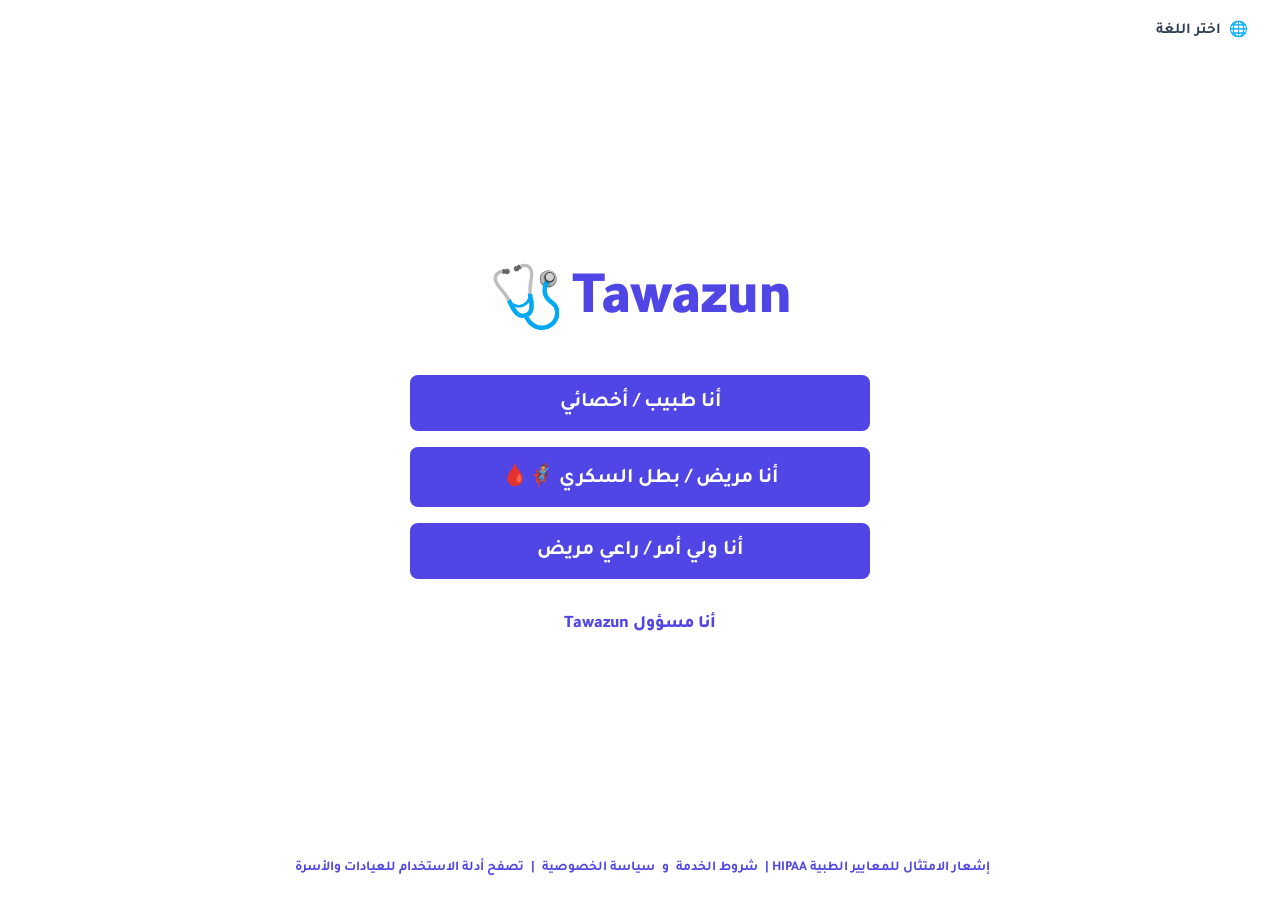
<file: index.html>
<!DOCTYPE html>
<html lang="ar" dir="rtl">

<head>
    <meta charset="UTF-8">
    <meta name="viewport" content="width=device-width, initial-scale=1.0">
    <title>Tawazun - البوابة الطبية</title>
    <link rel="stylesheet" href="style.css">
    <link rel="preconnect" href="https://fonts.googleapis.com">
    <link rel="preconnect" href="https://fonts.gstatic.com" crossorigin>
    <link href="https://fonts.googleapis.com/css2?family=Tajawal:wght@500;700;800;900&display=swap" rel="stylesheet">
</head>

<body>

    <header class="top-bar">
        <a href="#" class="lang-switch"><span>🌐</span> اختر اللغة</a>
        <div style="width: 36px;"></div>
    </header>

    <main class="main-container">
        <div class="auth-card">
            <a href="index.html" class="logo-title">
                <span>Tawazun</span>
                <span>🩺</span>
            </a>

            <div class="role-btn-stack">
                <a href="doctor-login.html" class="btn-role">أنا طبيب / أخصائي</a>
                <a href="patient-login.html" class="btn-role">أنا مريض / بطل السكري 🦸‍♂️🩸</a>
                <a href="guardian-login.html" class="btn-role">أنا ولي أمر / راعي مريض</a>
            </div>

            <a href="admin-login.html" class="admin-link-btn">
                أنا مسؤول Tawazun
            </a>
        </div>
    </main>

    <footer class="site-footer">
        إشعار الامتثال للمعايير الطبية HIPAA |
        <a href="#">شروط الخدمة</a> و
        <a href="#">سياسة الخصوصية</a> |
        <a href="#">تصفح أدلة الاستخدام للعيادات والأسرة</a>
    </footer>

    <script src="app.js"></script>
</body>

</html>
</file>
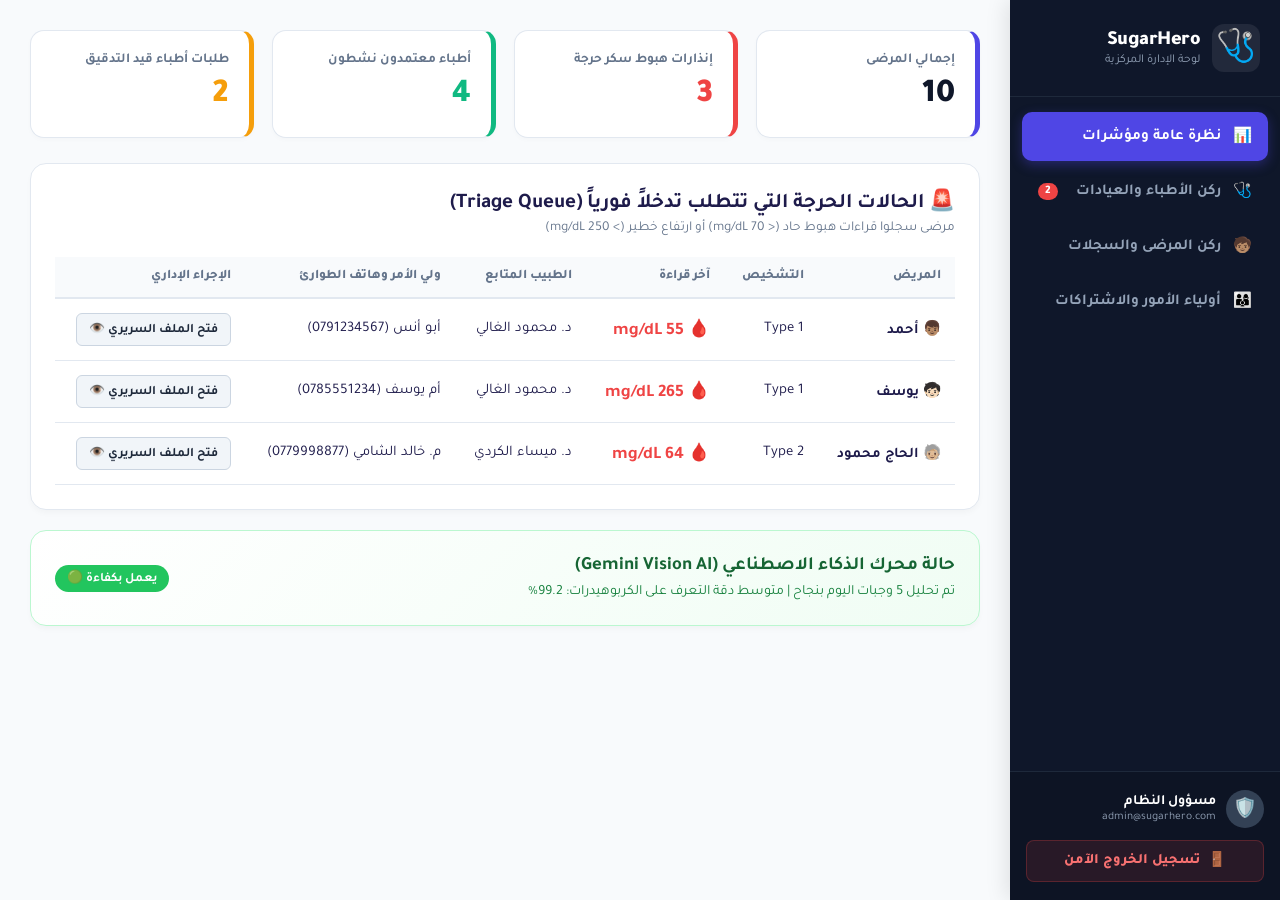
<file: admin-dashboard.html>
<!DOCTYPE html>
<html lang="ar" dir="rtl">
<head>
    <meta charset="UTF-8">
    <meta name="viewport" content="width=device-width, initial-scale=1.0">
    <title>لوحة التحكم الإدارية المركزية - Sugar Hero</title>
    <link rel="stylesheet" href="style.css">
    <link rel="preconnect" href="https://fonts.googleapis.com">
    <link rel="preconnect" href="https://fonts.gstatic.com">
    <link href="https://fonts.googleapis.com/css2?family=Tajawal:wght@400;500;700;800;900&display=swap" rel="stylesheet">
    <style>
        :root {
            --sidebar-width: 270px;
            --topbar-height: 70px;
            --sidebar-bg: #0f172a;
            --sidebar-hover: #1e293b;
            --sidebar-active: #4f46e5;
            --main-bg: #f8fafc;
            --card-border: #e2e8f0;
        }

        body {
            background-color: var(--main-bg);
            margin: 0;
            padding: 0;
            display: flex;
            min-height: 100vh;
            overflow-x: hidden;
        }

        /* 1. الشريط الجانبي (Sidebar Layout) */
        .sidebar {
            width: var(--sidebar-width);
            background-color: var(--sidebar-bg);
            color: white;
            display: flex;
            flex-direction: column;
            justify-content: space-between;
            position: fixed;
            top: 0;
            bottom: 0;
            right: 0;
            z-index: 1000;
            box-shadow: -4px 0 20px rgba(0,0,0,0.1);
        }

        .sidebar-brand {
            padding: 24px 20px;
            border-bottom: 1px solid #1e293b;
            display: flex;
            align-items: center;
            gap: 12px;
        }

        .sidebar-brand .logo-icon {
            font-size: 2rem;
            background: rgba(255,255,255,0.08);
            width: 48px;
            height: 48px;
            display: flex;
            align-items: center;
            justify-content: center;
            border-radius: 12px;
        }

        .sidebar-brand h2 {
            font-size: 1.25rem;
            margin: 0;
            font-weight: 900;
            letter-spacing: -0.5px;
        }

        .sidebar-brand span {
            font-size: 0.75rem;
            color: #94a3b8;
            display: block;
        }

        .sidebar-nav {
            list-style: none;
            padding: 15px 12px;
            margin: 0;
            flex: 1;
            display: flex;
            flex-direction: column;
            gap: 6px;
        }

        .nav-item-btn {
            display: flex;
            align-items: center;
            gap: 12px;
            padding: 14px 16px;
            color: #94a3b8;
            text-decoration: none;
            border-radius: 10px;
            font-weight: 700;
            font-size: 0.95rem;
            border: none;
            background: transparent;
            width: 100%;
            text-align: right;
            cursor: pointer;
            transition: all 0.2s ease;
        }

        .nav-item-btn:hover {
            background-color: var(--sidebar-hover);
            color: white;
        }

        .nav-item-btn.active {
            background-color: var(--sidebar-active);
            color: white;
            box-shadow: 0 4px 12px rgba(79, 70, 229, 0.35);
        }

        .nav-badge {
            margin-right: auto;
            background: #ef4444;
            color: white;
            font-size: 0.72rem;
            padding: 2px 7px;
            border-radius: 10px;
            font-weight: 800;
        }

        .sidebar-footer {
            padding: 18px 16px;
            border-top: 1px solid #1e293b;
            background: rgba(0,0,0,0.15);
        }

        .admin-profile-pill {
            display: flex;
            align-items: center;
            gap: 10px;
            margin-bottom: 12px;
        }

        .admin-avatar {
            width: 38px;
            height: 38px;
            border-radius: 50%;
            background: #334155;
            display: flex;
            align-items: center;
            justify-content: center;
            font-size: 1.2rem;
        }

        .admin-info h4 { margin: 0; font-size: 0.88rem; color: white; }
        .admin-info p { margin: 0; font-size: 0.72rem; color: #94a3b8; }

        .btn-sidebar-logout {
            width: 100%;
            background: rgba(239, 68, 68, 0.12);
            color: #f87171;
            border: 1px solid rgba(239, 68, 68, 0.25);
            padding: 10px;
            border-radius: 8px;
            font-weight: 800;
            font-size: 0.9rem;
            cursor: pointer;
            display: flex;
            align-items: center;
            justify-content: center;
            gap: 8px;
            transition: 0.2s;
        }

        .btn-sidebar-logout:hover {
            background: #ef4444;
            color: white;
        }

        /* 2. منطقة المحتوى الرئيسي (Main Viewport) */
        .admin-content {
            margin-right: var(--sidebar-width);
            flex: 1;
            padding: 30px;
            display: flex;
            flex-direction: column;
            gap: 25px;
            min-height: 100vh;
        }

        .top-stats-row {
            display: grid;
            grid-template-columns: repeat(auto-fit, minmax(210px, 1fr));
            gap: 18px;
        }

        .stat-card-widget {
            background: white;
            border: 1px solid var(--card-border);
            border-radius: 14px;
            padding: 20px;
            box-shadow: 0 2px 5px rgba(0,0,0,0.02);
            border-right: 5px solid var(--primary);
        }

        .stat-card-widget.danger { border-right-color: #ef4444; }
        .stat-card-widget.success { border-right-color: #10b981; }
        .stat-card-widget.warning { border-right-color: #f59e0b; }

        .stat-card-widget span { font-size: 0.85rem; color: var(--text-muted); font-weight: 700; }
        .stat-card-widget h3 { font-size: 2.1rem; margin: 6px 0 0; color: #0f172a; font-weight: 900; }

        /* تبويبات الأقسام */
        .admin-tab-view {
            display: none;
            animation: fadeIn 0.2s ease-in-out;
        }

        .admin-tab-view.active {
            display: flex;
            flex-direction: column;
            gap: 20px;
        }

        @keyframes fadeIn {
            from { opacity: 0; transform: translateY(6px); }
            to { opacity: 1; transform: translateY(0); }
        }

        .panel-box {
            background: white;
            border: 1px solid var(--card-border);
            border-radius: 16px;
            padding: 24px;
            box-shadow: 0 4px 6px -1px rgba(0,0,0,0.03);
        }

        .panel-header-row {
            display: flex;
            justify-content: space-between;
            align-items: center;
            margin-bottom: 20px;
            flex-wrap: wrap;
            gap: 12px;
        }

        .filter-pill-stack {
            display: flex;
            gap: 8px;
            flex-wrap: wrap;
        }

        .filter-pill {
            background: #f1f5f9;
            color: #475569;
            border: 1px solid #cbd5e1;
            padding: 6px 14px;
            border-radius: 20px;
            font-size: 0.82rem;
            font-weight: 700;
            cursor: pointer;
            transition: 0.2s;
        }

        .filter-pill.active {
            background: var(--primary);
            color: white;
            border-color: var(--primary);
        }

        /* الجداول الأنيقة */
        table {
            width: 100%;
            border-collapse: collapse;
            text-align: right;
        }

        th {
            background: #f8fafc;
            color: #64748b;
            font-size: 0.82rem;
            padding: 12px 14px;
            border-bottom: 2px solid var(--card-border);
            font-weight: 800;
        }

        td {
            padding: 14px;
            border-bottom: 1px solid var(--card-border);
            font-size: 0.92rem;
            vertical-align: middle;
        }

        .user-tag-cell {
            display: flex;
            align-items: center;
            gap: 12px;
        }

        .user-avatar-round {
            width: 40px;
            height: 40px;
            border-radius: 50%;
            background: #f1f5f9;
            display: flex;
            align-items: center;
            justify-content: center;
            font-size: 1.4rem;
            border: 1px solid #cbd5e1;
        }

        /* أزرار العمليات */
        .btn-action-view {
            background: #f1f5f9;
            color: #1e293b;
            border: 1px solid #cbd5e1;
            padding: 6px 12px;
            border-radius: 6px;
            font-weight: 700;
            cursor: pointer;
            font-size: 0.8rem;
        }

        .btn-action-view:hover {
            background: #e2e8f0;
        }

        /* نافذة منبثقة لتفاصيل المريض أو الطبيب (Modal) */
        .modal-overlay {
            display: none;
            position: fixed;
            top: 0; left: 0; right: 0; bottom: 0;
            background: rgba(15, 23, 42, 0.6);
            backdrop-filter: blur(4px);
            z-index: 2000;
            align-items: center;
            justify-content: center;
            padding: 20px;
        }

        .modal-card {
            background: white;
            border-radius: 18px;
            width: 100%;
            max-width: 650px;
            max-height: 90vh;
            overflow-y: auto;
            padding: 30px;
            box-shadow: 0 20px 40px rgba(0,0,0,0.2);
            position: relative;
        }

        .modal-close-btn {
            position: absolute;
            top: 20px;
            left: 20px;
            background: #f1f5f9;
            border: none;
            width: 32px;
            height: 32px;
            border-radius: 50%;
            cursor: pointer;
            font-weight: bold;
        }

        @media (max-width: 900px) {
            .sidebar { width: 75px; }
            .sidebar-brand h2, .sidebar-brand span, .nav-item-btn span, .admin-info, .btn-sidebar-logout span { display: none; }
            .admin-content { margin-right: 75px; padding: 15px; }
            .nav-item-btn { justify-content: center; padding: 14px 0; }
        }
    </style>
</head>
<body>

    <!-- 1. الشريط الجانبي الثابت (Sidebar) -->
    <aside class="sidebar">
        <div>
            <div class="sidebar-brand">
                <div class="logo-icon">🩺</div>
                <div>
                    <h2>SugarHero</h2>
                    <span>لوحة الإدارة المركزية</span>
                </div>
            </div>

            <ul class="sidebar-nav">
                <li>
                    <button class="nav-item-btn active" onclick="switchAdminTab('tab-overview')">
                        <span>📊</span>
                        <span>نظرة عامة ومؤشرات</span>
                    </button>
                </li>
                <li>
                    <button class="nav-item-btn" onclick="switchAdminTab('tab-doctors')">
                        <span>🩺</span>
                        <span>ركن الأطباء والعيادات</span>
                        <span class="nav-badge" id="pendingDocSidebarBadge">0</span>
                    </button>
                </li>
                <li>
                    <button class="nav-item-btn" onclick="switchAdminTab('tab-patients')">
                        <span>🧒🏽</span>
                        <span>ركن المرضى والسجلات</span>
                    </button>
                </li>
                <li>
                    <button class="nav-item-btn" onclick="switchAdminTab('tab-guardians')">
                        <span>👨‍👩‍👦</span>
                        <span>أولياء الأمور والاشتراكات</span>
                    </button>
                </li>
            </ul>
        </div>

        <div class="sidebar-footer">
            <div class="admin-profile-pill">
                <div class="admin-avatar">🛡️</div>
                <div class="admin-info">
                    <h4>مسؤول النظام</h4>
                    <p>admin@sugarhero.com</p>
                </div>
            </div>
            <button class="btn-sidebar-logout" onclick="SugarHeroDB.logout()">
                <span>🚪</span>
                <span>تسجيل الخروج الآمن</span>
            </button>
        </div>
    </aside>

    <!-- 2. ساحة العرض والمحتوى التفاعلي -->
    <main class="admin-content">

        <!-- بطاقات العدادات العلوية السريعة المشتركة -->
        <div class="top-stats-row">
            <div class="stat-card-widget">
                <span>إجمالي المرضى</span>
                <h3 id="statTotalPatients">0</h3>
            </div>
            <div class="stat-card-widget danger">
                <span>إنذارات هبوط سكر حرجة</span>
                <h3 id="statDangerAlerts" style="color:#ef4444;">0</h3>
            </div>
            <div class="stat-card-widget success">
                <span>أطباء معتمدون نشطون</span>
                <h3 id="statActiveDocs" style="color:#10b981;">0</h3>
            </div>
            <div class="stat-card-widget warning">
                <span>طلبات أطباء قيد التدقيق</span>
                <h3 id="statPendingDocs" style="color:#f59e0b;">0</h3>
            </div>
        </div>

        <!-- ========================================================
             القسم 1: نظرة عامة ومؤشرات النظام (Overview)
             ======================================================== -->
        <section id="tab-overview" class="admin-tab-view active">
            <div class="panel-box">
                <div class="panel-header-row">
                    <div>
                        <h2 style="font-size: 1.3rem; margin:0 0 4px;">🚨 الحالات الحرجة التي تتطلب تدخلاً فورياً (Triage Queue)</h2>
                        <p style="color:var(--text-muted); font-size:0.85rem; margin:0;">مرضى سجلوا قراءات هبوط حاد (< 70 mg/dL) أو ارتفاع خطير (> 250 mg/dL)</p>
                    </div>
                </div>

                <table>
                    <thead>
                        <tr>
                            <th>المريض</th>
                            <th>التشخيص</th>
                            <th>آخر قراءة</th>
                            <th>الطبيب المتابع</th>
                            <th>ولي الأمر وهاتف الطوارئ</th>
                            <th>الإجراء الإداري</th>
                        </tr>
                    </thead>
                    <tbody id="overviewTriageBody"></tbody>
                </table>
            </div>

            <!-- بطاقة أداء الذكاء الاصطناعي -->
            <div class="panel-box" style="background: linear-gradient(135deg, #ffffff 0%, #f0fdf4 100%); border-color: #bbf7d0;">
                <div style="display:flex; justify-content:space-between; align-items:center;">
                    <div>
                        <h3 style="margin:0 0 6px; color:#166534;">حالة محرك الذكاء الاصطناعي (Gemini Vision AI)</h3>
                        <p style="margin:0; font-size:0.88rem; color:#15803d;">تم تحليل 5 وجبات اليوم بنجاح | متوسط دقة التعرف على الكربوهيدرات: 99.2%</p>
                    </div>
                    <span style="background:#22c55e; color:white; padding:4px 12px; border-radius:20px; font-weight:bold; font-size:0.8rem;">يعمل بكفاءة 🟢</span>
                </div>
            </div>
        </section>

        <!-- ========================================================
             القسم 2: ركن الأطباء والعيادات (Doctors Hub)
             ======================================================== -->
        <section id="tab-doctors" class="admin-tab-view">
            <!-- طلبات التحقق قيد الانتظار -->
            <div class="panel-box" style="border-right: 5px solid #f59e0b;">
                <div class="panel-header-row">
                    <div>
                        <h2 style="font-size: 1.25rem; margin:0 0 4px;">طلبات اعتماد التراخيص الطبية الجديدة</h2>
                        <p style="color:var(--text-muted); font-size:0.85rem; margin:0;">يتعين التحقق من سجل نقابة الأطباء قبل التفعيل الإكلينيكي</p>
                    </div>
                </div>
                <table>
                    <thead>
                        <tr>
                            <th>الطبيب</th>
                            <th>التخصص</th>
                            <th>رقم الترخيص</th>
                            <th>المستشفى / العيادة</th>
                            <th>الخبرة</th>
                            <th>تاريخ الطلب</th>
                            <th style="text-align:center;">القرار الإداري</th>
                        </tr>
                    </thead>
                    <tbody id="pendingDoctorsTableBody"></tbody>
                </table>
            </div>

            <!-- جدول الأطباء المعتمدين -->
            <div class="panel-box">
                <div class="panel-header-row">
                    <div>
                        <h2 style="font-size: 1.25rem; margin:0 0 4px;">الأطباء والاستشاريون المعتمدون بالمنصة</h2>
                        <p style="color:var(--text-muted); font-size:0.85rem; margin:0;">عرض كامل الكادر الطبي مع إمكانية استعراض مرضى كل طبيب</p>
                    </div>
                    <input type="text" id="docSearchBox" placeholder="🔍 بحث بطبيب أو تخصص..." class="search-input" style="width: 250px;" oninput="filterDoctors()">
                </div>
                <table>
                    <thead>
                        <tr>
                            <th>الطبيب</th>
                            <th>التخصص الدقيق</th>
                            <th>العيادة المعتمدة</th>
                            <th>الهاتف المهني</th>
                            <th>المرضى التابعون</th>
                            <th style="text-align:center;">إجراء</th>
                        </tr>
                    </thead>
                    <tbody id="verifiedDoctorsTableBody"></tbody>
                </table>
            </div>
        </section>

        <!-- ========================================================
             القسم 3: ركن المرضى والسجلات الطبية (Patients Directory)
             ======================================================== -->
        <section id="tab-patients" class="admin-tab-view">
            <div class="panel-box">
                <div class="panel-header-row">
                    <div>
                        <h2 style="font-size: 1.25rem; margin:0 0 4px;">سجل المرضى الشامل</h2>
                        <p style="color:var(--text-muted); font-size:0.85rem; margin:0;">قائمة بكافة المرضى (أطفال، كبار سن، ومستقلين) ومؤشراتهم</p>
                    </div>

                    <!-- أزرار الفلترة السريعة -->
                    <div class="filter-pill-stack">
                        <button class="filter-pill active" onclick="filterPatientCategory('all', this)">الكل</button>
                        <button class="filter-pill" onclick="filterPatientCategory('kid', this)">الأطفال 🦸🏽‍♂️</button>
                        <button class="filter-pill" onclick="filterPatientCategory('elderly', this)">كبار السن 👴🏽</button>
                        <button class="filter-pill" onclick="filterPatientCategory('adult', this)">البالغين المستقلين 🧔🏻</button>
                    </div>
                </div>

                <div style="margin-bottom: 16px;">
                    <input type="text" id="patientSearchBox" placeholder="🔍 ابحث باسم المريض أو نوع السكري..." class="search-input" style="width: 100%;" oninput="filterPatientsList()">
                </div>

                <table>
                    <thead>
                        <tr>
                            <th>المريض</th>
                            <th>الفئة والعمر</th>
                            <th>نوع السكري</th>
                            <th>التراكمي (HbA1c)</th>
                            <th>الطبيب المشرف</th>
                            <th>الحالة (آخر فحص)</th>
                            <th style="text-align:center;">الملف الطبي الكامل</th>
                        </tr>
                    </thead>
                    <tbody id="patientsFullTableBody"></tbody>
                </table>
            </div>
        </section>

        <!-- ========================================================
             القسم 4: أولياء الأمور والاشتراكات (Guardians & Subscriptions)
             ======================================================== -->
        <section id="tab-guardians" class="admin-tab-view">
            <div class="panel-box">
                <div class="panel-header-row">
                    <div>
                        <h2 style="font-size: 1.25rem; margin:0 0 4px;">إدارة حسابات الأسرة وخطوط الطوارئ</h2>
                        <p style="color:var(--text-muted); font-size:0.85rem; margin:0;">متابعة خطط الفوترة وأرقام الطوارئ المركزية المربوطة بالأطفال</p>
                    </div>
                </div>

                <table>
                    <thead>
                        <tr>
                            <th>ولي الأمر المسجل</th>
                            <th>صلة القرابة</th>
                            <th>هاتف الطوارئ المعتمد</th>
                            <th>خطة الاشتراك المفعلة</th>
                            <th>تاريخ التجديد</th>
                            <th>المرضى المربوطون بحسابه</th>
                        </tr>
                    </thead>
                    <tbody id="guardiansTableBody"></tbody>
                </table>
            </div>
        </section>

    </main>

    <!-- نافذة منبثقة لعرض السجل الطبي الكامل للمريض (Modal) -->
    <div id="patientDetailsModal" class="modal-overlay">
        <div class="modal-card">
            <button class="modal-close-btn" onclick="closeModal()">✕</button>
            <div id="modalContent"></div>
        </div>
    </div>

    <!-- ربط السكربتات الموحدة -->
    <script src="mockData.js"></script>
    <script src="app.js"></script>
    <script>
        let currentPatientCategory = 'all';

        // 1. التبديل بين أقسام السايد بار
        function switchAdminTab(tabId) {
            document.querySelectorAll('.admin-tab-view').forEach(tab => tab.classList.remove('active'));
            document.querySelectorAll('.nav-item-btn').forEach(btn => btn.classList.remove('active'));

            const targetTab = document.getElementById(tabId);
            if (targetTab) targetTab.classList.add('active');

            event.currentTarget.classList.add('active');
            window.scrollTo({ top: 0, behavior: 'smooth' });
        }

        // 2. تعبئة المؤشرات الإحصائية العامة
        function refreshAdminDashboard() {
            const patients = SugarHeroDB.data.patients || [];
            const doctors = SugarHeroDB.data.doctors || [];
            const logs = SugarHeroDB.data.glucoseLogs || [];

            document.getElementById('statTotalPatients').innerText = patients.length;
            document.getElementById('statActiveDocs').innerText = doctors.filter(d => d.status === 'verified').length;
            
            const pendingDocs = doctors.filter(d => d.status === 'pending');
            document.getElementById('statPendingDocs').innerText = pendingDocs.length;
            document.getElementById('pendingDocSidebarBadge').innerText = pendingDocs.length;

            const dangerAlerts = logs.filter(l => l.status === 'danger').length;
            document.getElementById('statDangerAlerts').innerText = dangerAlerts;

            renderOverviewTriage();
            renderDoctorsHub();
            renderPatientsDirectory();
            renderGuardiansHub();
        }

        // 3. بناء قسم النظرة العامة (الحالات الحرجة)
        function renderOverviewTriage() {
            const tbody = document.getElementById('overviewTriageBody');
            tbody.innerHTML = '';
            const dangerLogs = SugarHeroDB.data.glucoseLogs.filter(l => l.status === 'danger');

            dangerLogs.forEach(log => {
                const p = SugarHeroDB.data.patients.find(pt => pt.id === log.patientId);
                if (!p) return;

                const dp = SugarHeroDB.data.doctorPatients.find(rel => rel.patientId === p.id);
                const doc = dp ? SugarHeroDB.data.doctors.find(d => d.id === dp.doctorId) : null;
                const guardian = p.guardianId ? SugarHeroDB.data.guardians.find(g => g.id === p.guardianId) : null;

                const tr = document.createElement('tr');
                tr.innerHTML = `
                    <td><strong>${p.avatar} ${p.name}</strong></td>
                    <td>${p.diabetesType}</td>
                    <td><strong style="color:#ef4444; font-size:1.1rem;">🩸 ${log.value} mg/dL</strong></td>
                    <td>${doc ? doc.name : 'غير محدد'}</td>
                    <td>${guardian ? `${guardian.name} (${guardian.emergencyContact})` : 'مريض مستقل'}</td>
                    <td>
                        <button class="btn-action-view" onclick="openPatientModal(${p.id})">فتح الملف السريري 👁️</button>
                    </td>
                `;
                tbody.appendChild(tr);
            });
        }

        // 4. بناء ركن الأطباء
        function renderDoctorsHub() {
            const pendingTbody = document.getElementById('pendingDoctorsTableBody');
            const verifiedTbody = document.getElementById('verifiedDoctorsTableBody');
            pendingTbody.innerHTML = '';
            verifiedTbody.innerHTML = '';

            const doctors = SugarHeroDB.data.doctors || [];

            // الأطباء قيد الانتظار
            const pending = doctors.filter(d => d.status === 'pending');
            if (pending.length === 0) {
                pendingTbody.innerHTML = '<tr><td colspan="7" style="text-align:center; color:gray;">لا توجد طلبات اعتماد معلقة.</td></tr>';
            } else {
                pending.forEach(d => {
                    const tr = document.createElement('tr');
                    tr.innerHTML = `
                        <td><strong>${d.name}</strong></td>
                        <td>${d.specialization}</td>
                        <td><code>${d.license}</code></td>
                        <td>${d.clinic}</td>
                        <td>${d.experience} سنوات</td>
                        <td>${d.date || 'اليوم'}</td>
                        <td style="text-align:center;">
                            <button class="btn btn-doc-primary" style="padding:4px 10px; font-size:0.8rem;" onclick="verifyDocAction(${d.id}, '${d.name}')">اعتماد ✓</button>
                            <button class="btn-sidebar-logout" style="display:inline-block; width:auto; padding:4px 8px; font-size:0.8rem;" onclick="rejectDocAction(${d.id})">رفض ✕</button>
                        </td>
                    `;
                    pendingTbody.appendChild(tr);
                });
            }

            // الأطباء المعتمدون
            const verified = doctors.filter(d => d.status === 'verified');
            verified.forEach(d => {
                const tr = document.createElement('tr');
                tr.innerHTML = `
                    <td><strong>${d.name}</strong></td>
                    <td>${d.specialization}</td>
                    <td>${d.clinic}</td>
                    <td>${d.phone || '-'}</td>
                    <td><span style="background:#e0e7ff; color:#3730a3; padding:2px 8px; border-radius:10px; font-weight:bold;">${d.activePatientsCount || 3} مرضى</span></td>
                    <td style="text-align:center;">
                        <button class="btn-action-view" onclick="showDoctorPatientsModal(${d.id}, '${d.name}')">عرض مرضاه 👥</button>
                    </td>
                `;
                verifiedTbody.appendChild(tr);
            });
        }

        // 5. بناء ركن المرضى
        function renderPatientsDirectory() {
            const tbody = document.getElementById('patientsFullTableBody');
            tbody.innerHTML = '';
            let list = SugarHeroDB.data.patients || [];

            if (currentPatientCategory !== 'all') {
                list = list.filter(p => p.category === currentPatientCategory);
            }

            list.forEach(p => {
                const dp = SugarHeroDB.data.doctorPatients.find(rel => rel.patientId === p.id);
                const doc = dp ? SugarHeroDB.data.doctors.find(d => d.id === dp.doctorId) : null;
                const lastLog = SugarHeroDB.data.glucoseLogs.find(l => l.patientId === p.id) || { value: 110, status: 'stable' };

                const tr = document.createElement('tr');
                tr.innerHTML = `
                    <td>
                        <div class="user-tag-cell">
                            <div class="user-avatar-round">${p.avatar}</div>
                            <div>
                                <strong>${p.name}</strong>
                                <div style="font-size:0.75rem; color:gray;">#00${p.id}</div>
                            </div>
                        </div>
                    </td>
                    <td>${p.category === 'kid' ? 'طفل 🧒🏽' : (p.category === 'elderly' ? 'كبير سن 👴🏽' : 'بالغ 🧔🏻')}</td>
                    <td><strong>${p.diabetesType}</strong></td>
                    <td><strong>${p.hba1c}%</strong></td>
                    <td>${doc ? doc.name : 'غير مسند'}</td>
                    <td>
                        <span style="color:${lastLog.status === 'danger' ? '#ef4444' : '#10b981'}; font-weight:bold;">
                            ${lastLog.value} mg/dL ${lastLog.status === 'danger' ? '🚨' : '🟢'}
                        </span>
                    </td>
                    <td style="text-align:center;">
                        <button class="btn-action-view" onclick="openPatientModal(${p.id})">السجل الطبي 📋</button>
                    </td>
                `;
                tbody.appendChild(tr);
            });
        }

        // 6. بناء ركن أولياء الأمور
        function renderGuardiansHub() {
            const tbody = document.getElementById('guardiansTableBody');
            tbody.innerHTML = '';
            const guardians = SugarHeroDB.data.guardians || [];

            guardians.forEach(g => {
                const kids = SugarHeroDB.data.patients.filter(p => p.guardianId === g.id);
                const kidsNames = kids.map(k => `${k.avatar} ${k.name}`).join(' ، ') || 'لا يوجد';

                const tr = document.createElement('tr');
                tr.innerHTML = `
                    <td><strong>${g.name}</strong></td>
                    <td>${g.relationship}</td>
                    <td><strong style="color:#2563eb;">${g.emergencyContact}</strong></td>
                    <td><span style="background:#dbeafe; color:#1e40af; padding:3px 8px; border-radius:6px; font-weight:bold;">${g.subscriptionPlan}</span></td>
                    <td>${g.renewalDate}</td>
                    <td>${kidsNames}</td>
                `;
                tbody.appendChild(tr);
            });
        }

        // فلترة فئات المرضى
        function filterPatientCategory(cat, btn) {
            currentPatientCategory = cat;
            document.querySelectorAll('.filter-pill').forEach(b => b.classList.remove('active'));
            btn.classList.add('active');
            renderPatientsDirectory();
        }

        // بحث المرضى
        function filterPatientsList() {
            const q = document.getElementById('patientSearchBox').value.toLowerCase().trim();
            const rows = document.querySelectorAll('#patientsFullTableBody tr');
            rows.forEach(r => {
                r.style.display = r.innerText.toLowerCase().includes(q) ? '' : 'none';
            });
        }

        // عرض تفاصيل المريض في Modal
        function openPatientModal(patientId) {
            const details = SugarHeroDB.getPatientFullDetails(patientId);
            if (!details) return;

            const modal = document.getElementById('patientDetailsModal');
            const box = document.getElementById('modalContent');

            box.innerHTML = `
                <div style="display:flex; align-items:center; gap:16px; margin-bottom:20px;">
                    <div style="font-size:3.5rem;">${details.patient.avatar}</div>
                    <div>
                        <h2 style="margin:0 0 4px;">${details.patient.name}</h2>
                        <span style="background:#e0e7ff; color:#3730a3; padding:2px 8px; border-radius:10px; font-weight:bold; font-size:0.8rem;">${details.patient.diabetesType}</span>
                    </div>
                </div>

                <div style="display:grid; grid-template-columns:1fr 1fr; gap:12px; margin-bottom:20px; background:#f8fafc; padding:15px; border-radius:12px;">
                    <div><strong>ولي الأمر:</strong> ${details.guardian ? `${details.guardian.name} (${details.guardian.emergencyContact})` : 'مريض مستقل'}</div>
                    <div><strong>الطبيب المشرف:</strong> ${details.doctor ? details.doctor.name : 'غير محدد'}</div>
                    <div><strong>الوزن الحالي:</strong> ${details.patient.currentWeight} كغم</div>
                    <div><strong>التراكمي الأخير:</strong> ${details.patient.hba1c}%</div>
                </div>

                <h4 style="margin:0 0 8px;">الخطة الطبية المعتمدة:</h4>
                <div style="background:#eff6ff; border:1px solid #bfdbfe; color:#1e40af; padding:12px; border-radius:8px; margin-bottom:20px; font-size:0.92rem;">
                    ${details.relation ? details.relation.treatmentPlan : 'لم تُسجل توصيات بعد.'}
                </div>

                <h4 style="margin:0 0 8px;">آخر فحوصات سكر مسجلة:</h4>
                <div style="max-height:140px; overflow-y:auto; border:1px solid #e2e8f0; border-radius:8px;">
                    ${details.logs.map(l => `
                        <div style="display:flex; justify-content:space-between; padding:8px 12px; border-bottom:1px solid #f1f5f9;">
                            <span>🩸 <strong>${l.value} mg/dL</strong> (${l.time})</span>
                            <span style="color:${l.status === 'danger' ? 'red' : 'green'}; font-weight:bold;">${l.note}</span>
                        </div>
                    `).join('')}
                </div>
            `;

            modal.style.display = 'flex';
        }

        // عرض مرضى طبيب محدد في Modal
        function showDoctorPatientsModal(docId, docName) {
            const patients = SugarHeroDB.getPatientsForDoctor(docId);
            const modal = document.getElementById('patientDetailsModal');
            const box = document.getElementById('modalContent');

            box.innerHTML = `
                <h2>🩺 المرضى المشرف عليهم: ${docName}</h2>
                <p style="color:gray;">إجمالي المرضى التابعين للعيادة: ${patients.length}</p>

                <div style="margin-top:20px; display:flex; flex-direction:column; gap:10px;">
                    ${patients.map(p => `
                        <div style="display:flex; justify-content:space-between; align-items:center; background:#f8fafc; border:1px solid #e2e8f0; padding:12px 16px; border-radius:10px;">
                            <div>
                                <strong>${p.avatar} ${p.name}</strong> (${p.diabetesType})
                                <div style="font-size:0.8rem; color:gray;">الخطة: ${p.treatmentPlan}</div>
                            </div>
                            <strong style="color:${p.glucoseStatus === 'danger' ? 'red' : 'green'};">${p.lastGlucose} mg/dL</strong>
                        </div>
                    `).join('')}
                </div>
            `;
            modal.style.display = 'flex';
        }

        function closeModal() {
            document.getElementById('patientDetailsModal').style.display = 'none';
        }

        // اعتماد ورفض الأطباء
        function verifyDocAction(docId, name) {
            if (confirm(`تأكيد التحقق من ترخيص مزاولة المهنة لـ (${name}) وتفعيله؟`)) {
                SugarHeroDB.approveDoctor(docId);
                refreshAdminDashboard();
            }
        }

        function rejectDocAction(docId) {
            if (confirm('هل أنت متأكد من رفض هذا الطلب؟')) {
                SugarHeroDB.rejectDoctor(docId);
                refreshAdminDashboard();
            }
        }

        document.addEventListener('DOMContentLoaded', refreshAdminDashboard);
    </script>
</body>
</html>
</file>
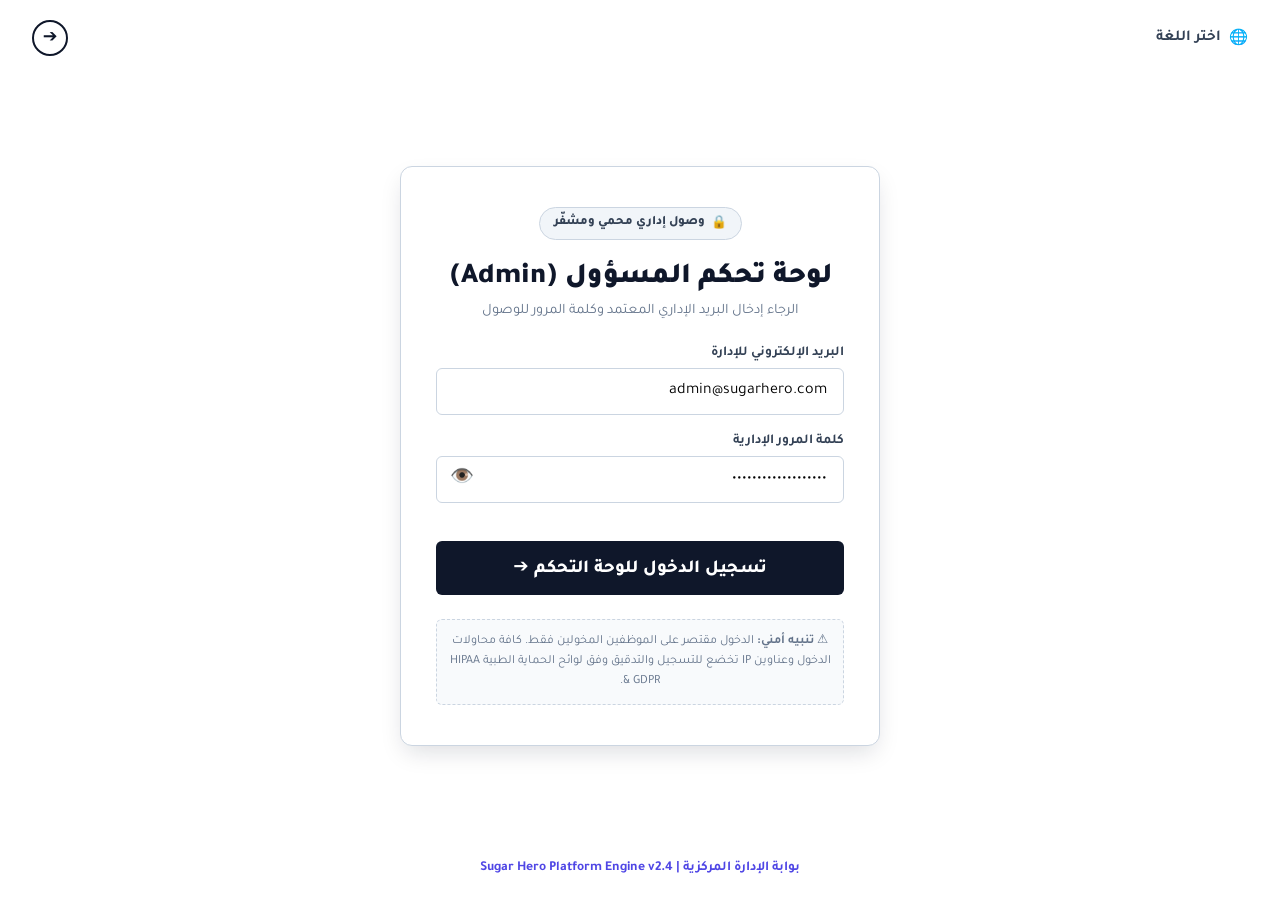
<file: admin-login.html>
<!DOCTYPE html>
<html lang="ar" dir="rtl">
<head>
    <meta charset="UTF-8">
    <meta name="viewport" content="width=device-width, initial-scale=1.0">
    <title>بوابة إدارة النظام - Sugar Hero</title>
    <link rel="stylesheet" href="style.css">
    <link rel="preconnect" href="https://fonts.googleapis.com">
    <link rel="preconnect" href="https://fonts.gstatic.com" crossorigin>
    <link href="https://fonts.googleapis.com/css2?family=Tajawal:wght@500;700;800;900&display=swap" rel="stylesheet">
    <style>
        .admin-auth-card {
            border-top: 5px solid #0f172a;
            box-shadow: 0 10px 25px -5px rgba(15, 23, 42, 0.15);
            background: #ffffff;
            padding: 40px 35px;
            border-radius: 12px;
            border: 1px solid var(--border-color);
            width: 100%;
            max-width: 480px;
        }
        .security-badge {
            background: #f1f5f9;
            color: #334155;
            padding: 6px 14px;
            border-radius: 20px;
            font-size: 0.8rem;
            font-weight: 800;
            display: inline-flex;
            align-items: center;
            gap: 6px;
            margin-bottom: 20px;
            border: 1px solid #cbd5e1;
        }
        .btn-admin-submit {
            background-color: #0f172a;
            color: #ffffff;
            border: none;
            border-radius: 6px;
            padding: 14px;
            font-size: 1.15rem;
            font-weight: 800;
            width: 100%;
            cursor: pointer;
            margin-top: 20px;
            transition: background-color 0.2s;
        }
        .btn-admin-submit:hover {
            background-color: #1e293b;
        }
        .security-notice {
            margin-top: 24px;
            padding: 12px;
            background: #f8fafc;
            border-radius: 6px;
            border: 1px dashed #cbd5e1;
            font-size: 0.78rem;
            color: #64748b;
            line-height: 1.6;
            text-align: center;
        }
    </style>
</head>
<body>

    <header class="top-bar">
        <a href="#" class="lang-switch"><span>🌐</span> اختر اللغة</a>
        <a href="index.html" class="back-circle-btn" title="العودة للرئيسية">➔</a>
    </header>

    <main class="main-container">
        <div class="admin-auth-card">
            
            <div style="text-align: center;">
                <span class="security-badge">
                    <span>🔒</span> وصول إداري محمي ومشفّر
                </span>
                <h2 style="font-size: 1.8rem; font-weight: 900; margin-bottom: 8px; color: #0f172a;">
                    لوحة تحكم المسؤول (Admin)
                </h2>
                <p style="color: var(--text-muted); font-size: 0.9rem; margin-bottom: 25px;">
                    الرجاء إدخال البريد الإداري المعتمد وكلمة المرور للوصول
                </p>
            </div>

            <!-- النموذج محصور بالإيميل والباسورد فقط -->
            <form class="form-wrapper" onsubmit="handleAdminLogin(event)">
                <div class="form-group">
                    <label for="admin-email">البريد الإلكتروني للإدارة</label>
                    <input 
                        type="email" 
                        id="admin-email" 
                        placeholder="admin@sugarhero.com" 
                        value="admin@sugarhero.com" 
                        required 
                        autocomplete="off">
                </div>

                <div class="form-group">
                    <label for="admin-pass">كلمة المرور الإدارية</label>
                    <input 
                        type="password" 
                        id="admin-pass" 
                        placeholder="••••••••••••" 
                        value="AdminSecurePass2026" 
                        required>
                    <span class="password-toggle" onclick="togglePassword('admin-pass')">👁️</span>
                </div>

                <button type="submit" class="btn-admin-submit">
                    تسجيل الدخول للوحة التحكم ➔
                </button>

                <div class="security-notice">
                    ⚠️ <strong>تنبيه أمني:</strong> الدخول مقتصر على الموظفين المخولين فقط. كافة محاولات الدخول وعناوين IP تخضع للتسجيل والتدقيق وفق لوائح الحماية الطبية HIPAA & GDPR.
                </div>
            </form>

        </div>
    </main>

    <footer class="site-footer">
        بوابة الإدارة المركزية | Sugar Hero Platform Engine v2.4
    </footer>

    <script src="app.js"></script>
    <script>
        function handleAdminLogin(event) {
            event.preventDefault();
            const email = document.getElementById('admin-email').value;
            const pass = document.getElementById('admin-pass').value;

            if (email && pass) {
                // محاكاة التحقق من الصلاحيات الإدارية
                window.location.href = 'admin-dashboard.html';
            } else {
                alert('يرجى ملء جميع الحقول المطلوبة!');
            }
        }
    </script>
</body>
</html>
</file>
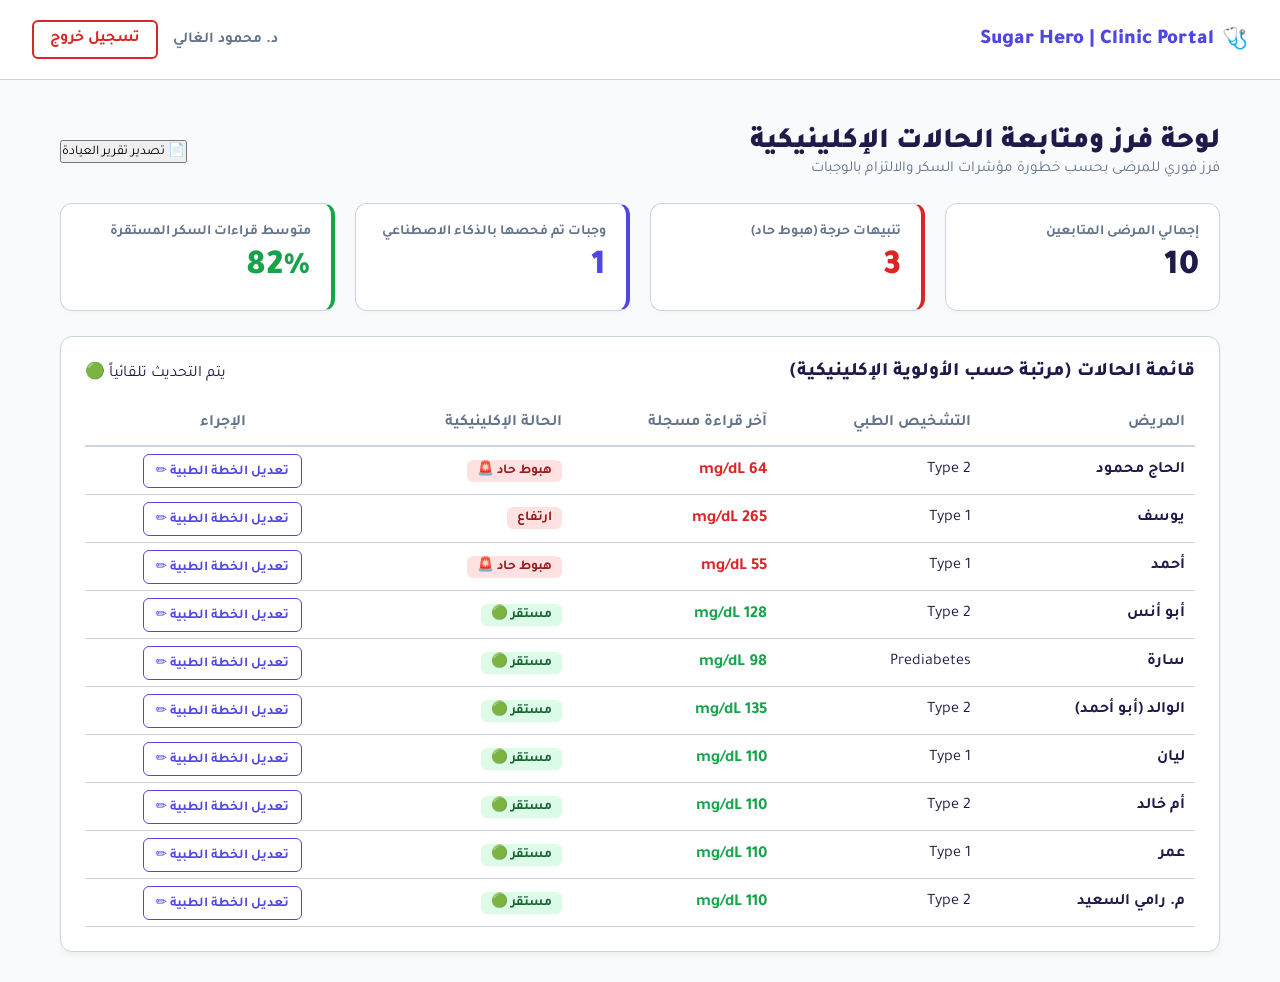
<file: doctor-dashboard.html>
<!DOCTYPE html>
<html lang="ar" dir="rtl">
<head>
    <meta charset="UTF-8">
    <meta name="viewport" content="width=device-width, initial-scale=1.0">
    <title>لوحة الطبيب الإكلينيكية - Sugar Hero</title>
    <link rel="stylesheet" href="style.css">
    <link rel="preconnect" href="https://fonts.googleapis.com">
    <link rel="preconnect" href="https://fonts.gstatic.com" crossorigin>
    <link href="https://fonts.googleapis.com/css2?family=Tajawal:wght@500;700;800;900&display=swap" rel="stylesheet">
    <style>
        .stats-grid {
            display: grid;
            grid-template-columns: repeat(auto-fit, minmax(220px, 1fr));
            gap: 20px;
            margin-bottom: 25px;
        }
        .stat-card {
            background: white;
            border: 1px solid var(--border-color);
            border-radius: 12px;
            padding: 20px;
            box-shadow: 0 2px 4px rgba(0,0,0,0.02);
        }
        .stat-card h4 {
            font-size: 0.88rem;
            color: var(--text-muted);
            margin-bottom: 6px;
        }
        .stat-card .val {
            font-size: 2.2rem;
            font-weight: 900;
            color: var(--text-dark);
        }
        .btn-action-plan {
            background: transparent;
            border: 1.5px solid var(--primary);
            color: var(--primary);
            padding: 6px 12px;
            border-radius: 6px;
            font-weight: 700;
            font-size: 0.85rem;
            cursor: pointer;
            transition: 0.2s;
        }
        .btn-action-plan:hover {
            background: var(--primary);
            color: white;
        }
    </style>
</head>
<body style="background-color: #f8fafc;">

    <!-- شريط الرأس للعيادة -->
    <header class="top-bar" style="background: white; border-bottom: 1px solid var(--border-color);">
        <div style="font-weight: 900; color: var(--primary); font-size: 1.3rem; display: flex; align-items: center; gap: 8px;">
            <span>🩺</span> Sugar Hero | Clinic Portal
        </div>
        <div style="display: flex; align-items: center; gap: 15px;">
            <span style="font-size: 0.95rem; font-weight: 700; color: var(--text-muted);">د. محمود الغالي</span>
            <a href="doctor-login.html" class="btn-logout">تسجيل خروج</a>
        </div>
    </header>

    <main class="dashboard-wrapper">
        <div class="dash-header" style="margin-top: 15px;">
            <div>
                <h1 style="font-size: 1.8rem; font-weight: 900;">لوحة فرز ومتابعة الحالات الإكلينيكية</h1>
                <p style="color: var(--text-muted); font-size: 0.95rem;">فرز فوري للمرضى بحسب خطورة مؤشرات السكر والالتزام بالوجبات</p>
            </div>
            <button class="btn btn-doc-primary" onclick="alert('تم تصدير تقرير العيادة بصيغة PDF بنجاح!')">
                📄 تصدير تقرير العيادة
            </button>
        </div>

        <!-- بطاقات الإحصائيات المرتبطة مباشرة بـ mockData.js -->
        <div class="stats-grid">
            <div class="stat-card">
                <h4>إجمالي المرضى المتابعين</h4>
                <div class="val" id="stat-total-patients">0</div>
            </div>
            <div class="stat-card" style="border-right: 4px solid var(--danger);">
                <h4>تنبيهات حرجة (هبوط حاد)</h4>
                <div class="val" style="color: var(--danger);" id="stat-danger-cases">0</div>
            </div>
            <div class="stat-card" style="border-right: 4px solid var(--primary);">
                <h4>وجبات تم فحصها بالذكاء الاصطناعي</h4>
                <div class="val" style="color: var(--primary);" id="stat-meals-scanned">0</div>
            </div>
            <div class="stat-card" style="border-right: 4px solid #16a34a;">
                <h4>متوسط قراءات السكر المستقرة</h4>
                <div class="val" style="color: #16a34a;">82%</div>
            </div>
        </div>

        <!-- جدول الفرز الطبي -->
        <div class="dash-card">
            <div style="display: flex; justify-content: space-between; align-items: center; margin-bottom: 18px;">
                <h3 style="font-size: 1.2rem; font-weight: 800;">قائمة الحالات (مرتبة حسب الأولوية الإكلينيكية)</h3>
                <span class="badge badge-warning" id="triage-status-pill">يتم التحديث تلقائياً 🟢</span>
            </div>

            <table style="width: 100%; border-collapse: collapse; text-align: right;">
                <thead>
                    <tr style="border-bottom: 2px solid var(--border-color); color: var(--text-muted);">
                        <th style="padding: 12px 10px;">المريض</th>
                        <th>التشخيص الطبي</th>
                        <th>آخر قراءة مسجلة</th>
                        <th>الحالة الإكلينيكية</th>
                        <th style="text-align: center;">الإجراء</th>
                    </tr>
                </thead>
                <tbody id="triage-table-body">
                    <!-- سيتم حقن الصفوف ديناميكياً بواسطة السكربت -->
                </tbody>
            </table>
        </div>
    </main>

    <!-- الربط بملفات الجافاسكريبت الموحدة -->
    <script src="mockData.js"></script>
    <script src="app.js"></script>
    <script>
        function renderDoctorDashboard() {
            // 1. تحديث المؤشرات الإحصائية العلوية من الداتابيس
            const totalPatients = SugarHeroDB.data.patients.length;
            const dangerLogsCount = SugarHeroDB.data.glucoseLogs.filter(l => l.status === 'danger').length;
            const totalMealsCount = SugarHeroDB.data.mealLogs.length;

            document.getElementById('stat-total-patients').innerText = totalPatients;
            document.getElementById('stat-danger-cases').innerText = dangerLogsCount;
            document.getElementById('stat-meals-scanned').innerText = totalMealsCount;

            // 2. تعبئة جدول الحالات وفرزها
            const tableBody = document.getElementById('triage-table-body');
            if (!tableBody) return;

            tableBody.innerHTML = '';
            const list = SugarHeroDB.getDoctorTriageList();

            list.forEach(item => {
                const tr = document.createElement('tr');
                tr.style.borderBottom = '1px solid var(--border-color)';
                
                tr.innerHTML = `
                    <td style="padding: 14px 10px; font-weight: bold;">
                        ${item.name}
                    </td>
                    <td>${item.diabetesType}</td>
                    <td style="color: ${item.status === 'danger' ? 'var(--danger)' : 'var(--success)'}; font-weight: bold; font-size: 1.05rem;">
                        ${item.lastGlucose} mg/dL
                    </td>
                    <td>
                        <span style="background: ${item.status === 'danger' ? '#fee2e2' : '#dcfce7'}; color: ${item.status === 'danger' ? '#991b1b' : '#166534'}; padding: 4px 10px; border-radius: 6px; font-size: 0.85rem; font-weight: bold;">
                            ${item.statusLabel}
                        </span>
                    </td>
                    <td style="text-align: center;">
                        <button class="btn-action-plan" onclick="updatePatientPlan(${item.id}, '${item.name}')">
                            تعديل الخطة الطبية ✏️
                        </button>
                    </td>
                `;
                tableBody.appendChild(tr);
            });
        }

        // إمكانية تحديث الخطة الطبية مباشرة في mockData
        function updatePatientPlan(patientId, patientName) {
            const currentRecord = SugarHeroDB.data.doctorPatients.find(dp => dp.patientId === patientId);
            const currentPlan = currentRecord ? currentRecord.treatmentPlan : "لا توجد خطة مسجلة بعد.";
            
            const newPlan = prompt(`تعديل خطة العلاج والتغذية لـ (${patientName}):\nالخطة الحالية: ${currentPlan}\n\nأدخل التوصية الجديدة:`);
            
            if (newPlan && newPlan.trim() !== '') {
                if (currentRecord) {
                    currentRecord.treatmentPlan = newPlan.trim();
                } else {
                    SugarHeroDB.data.doctorPatients.push({
                        id: SugarHeroDB.data.doctorPatients.length + 1,
                        doctorId: 1,
                        patientId: patientId,
                        treatmentPlan: newPlan.trim(),
                        status: 'active'
                    });
                }
                SugarHeroDB.save();
                alert(`✅ تم تحديث الخطة الطبية للمريض ${patientName} وإشعار ولي الأمر فوراً!`);
            }
        }

        document.addEventListener('DOMContentLoaded', renderDoctorDashboard);
    </script>
    
  <script src="mockData.js"></script>
<script src="app.js"></script>
</body>
</html>
</file>
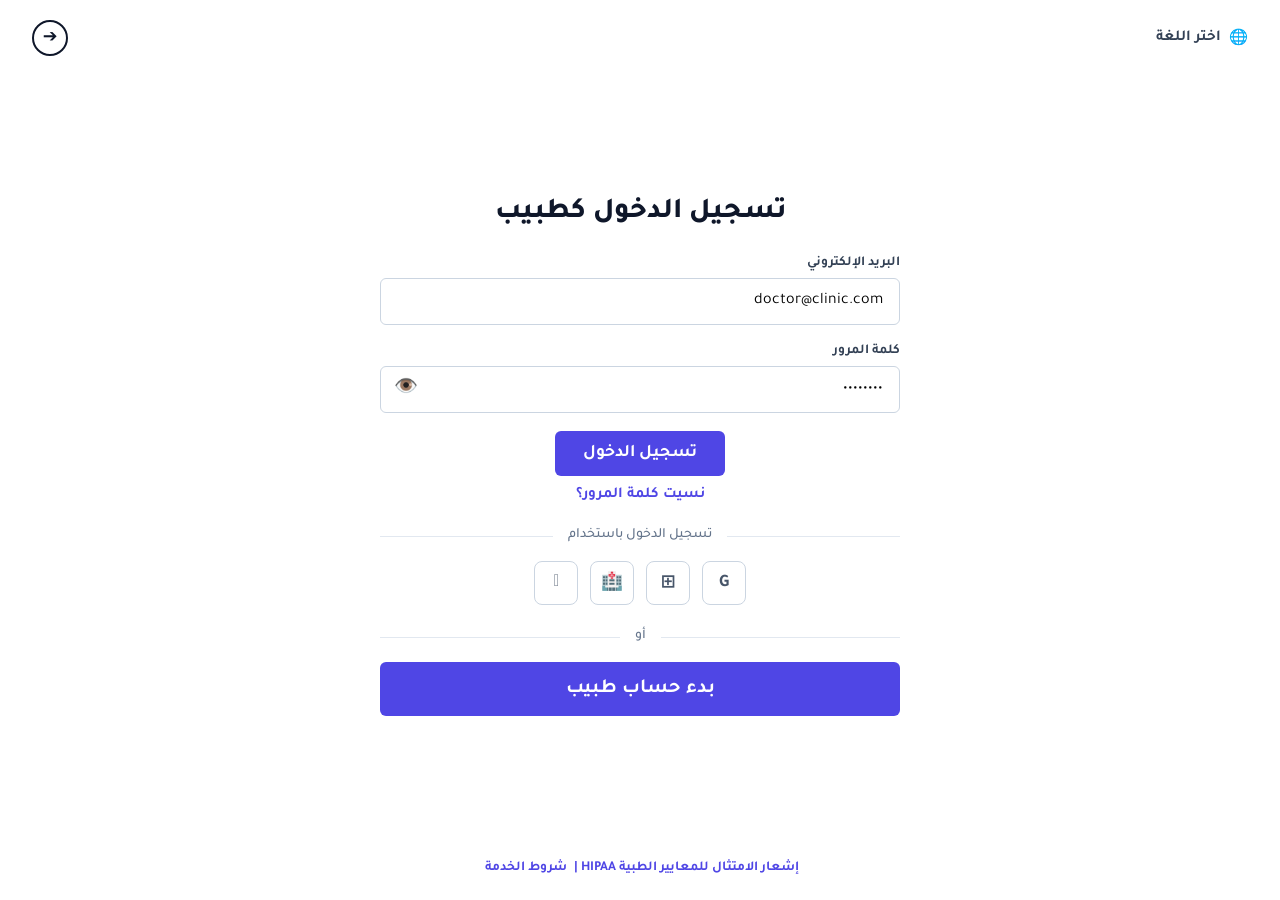
<file: doctor-login.html>
<!DOCTYPE html>
<html lang="ar" dir="rtl">
<head>
    <meta charset="UTF-8">
    <meta name="viewport" content="width=device-width, initial-scale=1.0">
    <title>تسجيل الدخول كطبيب - Sugar Hero</title>
    <link rel="stylesheet" href="style.css">
    <link href="https://fonts.googleapis.com/css2?family=Tajawal:wght@500;700;800;900&display=swap" rel="stylesheet">
</head>
<body>

    <header class="top-bar">
        <a href="#" class="lang-switch"><span>🌐</span> اختر اللغة</a>
        <a href="index.html" class="back-circle-btn" title="رجوع">➔</a>
    </header>

    <main class="main-container">
        <div class="auth-card">
            <h2 class="view-heading">تسجيل الدخول كطبيب</h2>

            <form class="form-wrapper" onsubmit="handleDoctorLogin(event)">
                <div class="form-group">
                    <label>البريد الإلكتروني</label>
                    <input type="email" id="doc-email" placeholder="أدخل البريد الإلكتروني" value="doctor@clinic.com" required>
                </div>
                <div class="form-group">
                    <label>كلمة المرور</label>
                    <input type="password" id="doc-pass" placeholder="أدخل كلمة المرور" value="12345678" required>
                    <span class="password-toggle" onclick="togglePassword('doc-pass')">👁️</span>
                </div>

                <button type="submit" class="btn-submit">تسجيل الدخول</button>
                <a href="#" class="forgot-link">نسيت كلمة المرور؟</a>

                <div class="sso-divider"><span>تسجيل الدخول باستخدام</span></div>
                <div class="sso-grid">
                    <button type="button" class="sso-btn">G</button>
                    <button type="button" class="sso-btn">⊞</button>
                    <button type="button" class="sso-btn">🏥</button>
                    <button type="button" class="sso-btn"></button>
                </div>

                <div class="sso-divider"><span>أو</span></div>
                <a href="doctor-register.html" class="bottom-action-btn">بدء حساب طبيب</a>
            </form>
        </div>
    </main>

    <footer class="site-footer">
        إشعار الامتثال للمعايير الطبية HIPAA | <a href="#">شروط الخدمة</a>
    </footer>

    <!-- الترتيب هنا هو الأساس لعمل الدخول -->
    <script src="mockData.js"></script>
    <script src="app.js"></script>
</body>
</html>
</file>
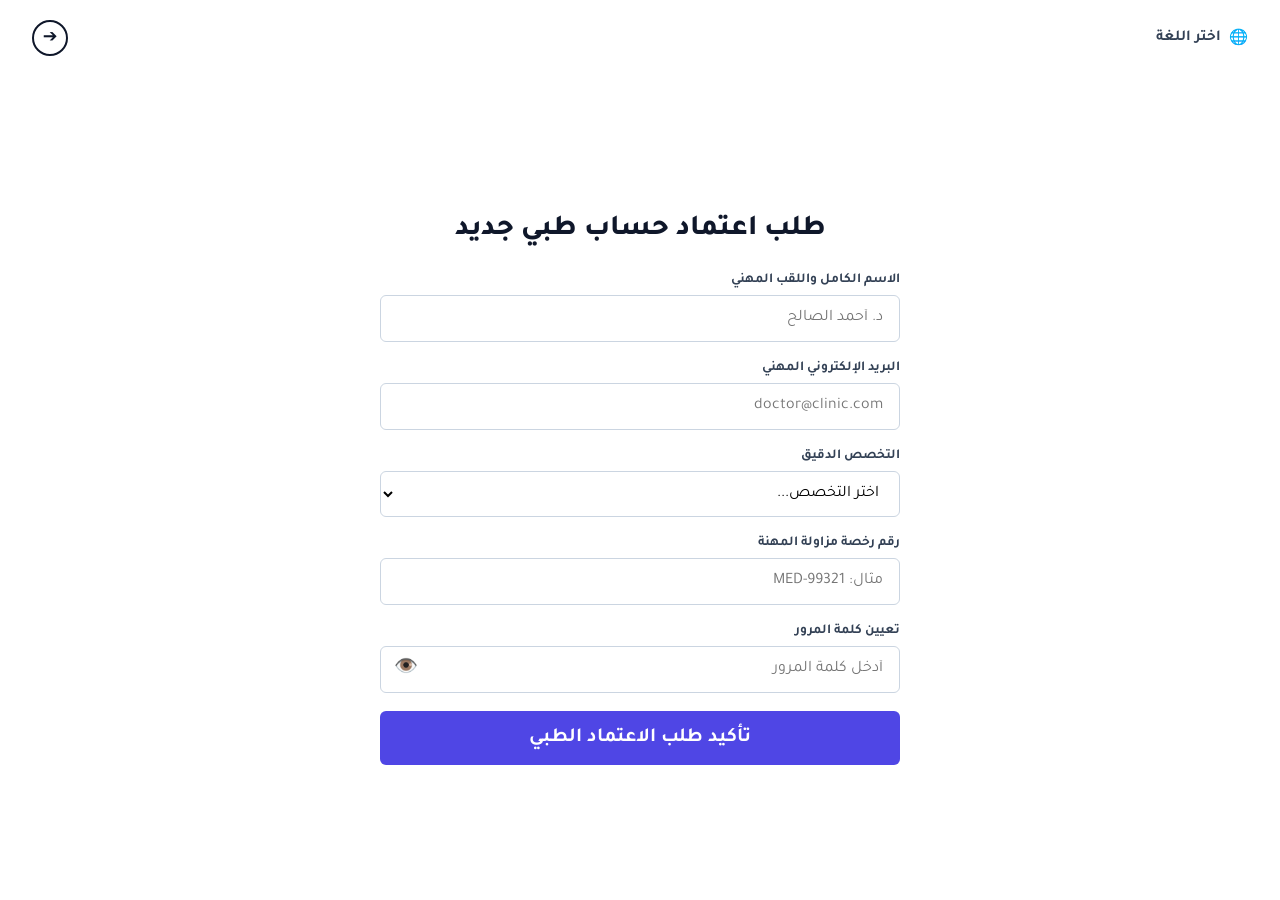
<file: doctor-register.html>
<!DOCTYPE html>
<html lang="ar" dir="rtl">
<head>
    <meta charset="UTF-8">
    <meta name="viewport" content="width=device-width, initial-scale=1.0">
    <title>بدء حساب طبيب - Sugar Hero</title>
    <link rel="stylesheet" href="style.css">
    <link href="https://fonts.googleapis.com/css2?family=Tajawal:wght@500;700;800;900&display=swap" rel="stylesheet">
</head>
<body>

    <header class="top-bar">
        <a href="#" class="lang-switch"><span>🌐</span> اختر اللغة</a>
        <a href="doctor-login.html" class="back-circle-btn" title="رجوع">➔</a>
    </header>

    <main class="main-container">
        <div class="auth-card">
            <h2 class="view-heading">طلب اعتماد حساب طبي جديد</h2>

            <form class="form-wrapper" onsubmit="event.preventDefault(); window.location.href='doctor-dashboard.html';">
                <div class="form-group">
                    <label>الاسم الكامل واللقب المهني</label>
                    <input type="text" placeholder="د. أحمد الصالح" required>
                </div>
                <div class="form-group">
                    <label>البريد الإلكتروني المهني</label>
                    <input type="email" placeholder="doctor@clinic.com" required>
                </div>
                <div class="form-group">
                    <label>التخصص الدقيق</label>
                    <select required>
                        <option value="">اختر التخصص...</option>
                        <option>غدد صماء وسكري</option>
                        <option>سكري أطفال وتغذية</option>
                        <option>باطنية عامة</option>
                    </select>
                </div>
                <div class="form-group">
                    <label>رقم رخصة مزاولة المهنة</label>
                    <input type="text" placeholder="مثال: MED-99321" required>
                </div>
                <div class="form-group">
                    <label>تعيين كلمة المرور</label>
                    <input type="password" id="doc-reg-pass" placeholder="أدخل كلمة المرور" required>
                    <span class="password-toggle" onclick="togglePassword('doc-reg-pass')">👁️</span>
                </div>

                <button type="submit" class="bottom-action-btn">تأكيد طلب الاعتماد الطبي</button>
            </form>
        </div>
    </main>

    <script src="app.js"></script>
</body>
</html>
</file>
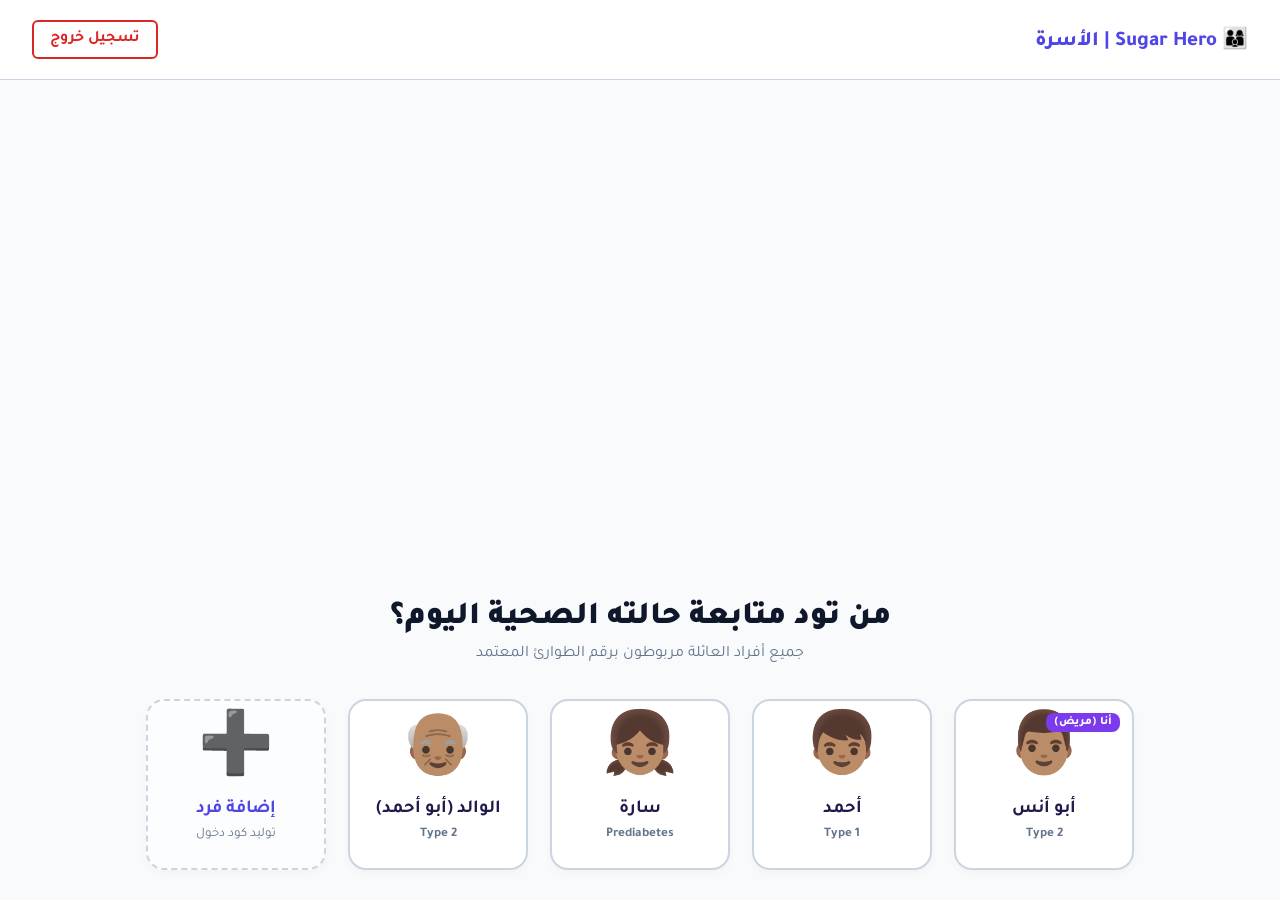
<file: guardian-dashboard.html>
<!DOCTYPE html>
<html lang="ar" dir="rtl">
<head>
    <meta charset="UTF-8">
    <meta name="viewport" content="width=device-width, initial-scale=1.0">
    <title>إدارة العائلة - Sugar Hero</title>
    <link rel="stylesheet" href="style.css">
    <link rel="preconnect" href="https://fonts.googleapis.com">
    <link rel="preconnect" href="https://fonts.gstatic.com">
    <link href="https://fonts.googleapis.com/css2?family=Tajawal:wght@500;700;800;900&display=swap" rel="stylesheet">
    <style>
        .profiles-row {
            display: flex;
            gap: 22px;
            justify-content: center;
            flex-wrap: wrap;
            margin-top: 35px;
        }
        .profile-card {
            background: white;
            border: 2px solid var(--border-color);
            border-radius: 18px;
            padding: 24px 20px;
            width: 180px;
            text-align: center;
            text-decoration: none;
            color: var(--text-dark);
            cursor: pointer;
            transition: all 0.25s ease;
            position: relative;
            box-shadow: 0 4px 10px rgba(0,0,0,0.03);
        }
        .profile-card:hover {
            border-color: var(--primary);
            transform: translateY(-5px);
            box-shadow: 0 8px 20px rgba(79, 70, 229, 0.12);
        }
        .badge-self {
            position: absolute;
            top: 12px;
            right: 12px;
            background: #7c3aed;
            color: white;
            font-size: 0.72rem;
            padding: 3px 8px;
            border-radius: 8px;
            font-weight: 800;
        }
        .profile-avatar {
            font-size: 3.8rem;
            margin-bottom: 12px;
            line-height: 1;
        }
    </style>
</head>
<body style="background-color: #f8fafc;">

    <header class="top-bar" style="background: white; border-bottom: 1px solid var(--border-color);">
        <div style="font-weight: 800; color: var(--primary); font-size: 1.3rem;">👨‍👩‍👦 Sugar Hero | الأسرة</div>
        <a href="logout.html" class="btn-logout">تسجيل خروج</a>
    </header>

    <main class="dashboard-wrapper" style="text-align: center; padding-top: 30px;">
        <h1 style="font-size: 2rem; font-weight: 900; color: #0f172a; margin-bottom: 8px;">
            من تود متابعة حالته الصحية اليوم؟
        </h1>
        <p style="color: var(--text-muted); font-size: 1rem;">
            جميع أفراد العائلة مربوطون برقم الطوارئ المعتمد
        </p>

        <!-- الحاوية الأساسية لرسم بطاقات أفراد الأسرة -->
        <div class="profiles-row" id="profilesContainer">
            <p style="color: var(--text-muted); margin-top: 30px;">جاري تحميل ملفات العائلة...</p>
        </div>
    </main>

    <!-- استدعاء السكربتات بالترتيب الصحيح -->
    <script src="mockData.js"></script>
    <script src="app.js"></script>
    <script>
        function renderFamilyProfiles() {
            const container = document.getElementById('profilesContainer');
            if (!container) return;

            // التأكد من تهيئة الداتابيس
            if (typeof SugarHeroDB === 'undefined' || !SugarHeroDB.data) {
                container.innerHTML = '<p style="color:red;">تعذر الاتصال بقاعدة البيانات المحلية. تأكد من وجود ملف mockData.js</p>';
                return;
            }

            // فحص البيانات: إذا كانت الذاكرة فارغة، يتم عمل Reset تلقائي للـ Seed
            let profiles = SugarHeroDB.getGuardianProfiles(10);
            if (!profiles || profiles.length === 0) {
                SugarHeroDB.resetToDefault();
                profiles = SugarHeroDB.getGuardianProfiles(10);
            }

            container.innerHTML = '';

            // 1. رسم بطاقات أفراد العائلة
            profiles.forEach(p => {
                const card = document.createElement('div');
                card.className = 'profile-card';
                card.onclick = () => {
                    SugarHeroDB.setActivePatientById(p.id);
                    window.location.href = 'patient-dashboard.html';
                };

                card.innerHTML = `
                    ${p.isSelfGuardian ? '<span class="badge-self">أنا (مريض)</span>' : ''}
                    <div class="profile-avatar">${p.avatar || '🧒🏽'}</div>
                    <h3 style="margin-bottom: 4px; font-size: 1.15rem;">${p.name}</h3>
                    <span style="color: var(--text-muted); font-size: 0.82rem; font-weight: 700;">${p.diabetesType}</span>
                `;
                container.appendChild(card);
            });

            // 2. إضافة بطاقة "إضافة فرد جديد"
            const addCard = document.createElement('div');
            addCard.className = 'profile-card';
            addCard.style.borderStyle = 'dashed';
            addCard.style.background = 'rgba(255,255,255,0.6)';
            addCard.onclick = handleAddNewMember;
            addCard.innerHTML = `
                <div class="profile-avatar" style="color: var(--text-muted);">➕</div>
                <h3 style="margin-bottom: 4px; color: var(--primary); font-size: 1.15rem;">إضافة فرد</h3>
                <span style="color: var(--text-muted); font-size: 0.82rem;">توليد كود دخول</span>
            `;
            container.appendChild(addCard);
        }

        function handleAddNewMember() {
            const name = prompt("أدخل اسم التابع الجديد (الطفل أو المسن):");
            if (!name || name.trim() === '') return;

            const isKid = confirm("هل التابع طفل؟\nاضغط (موافق) للطفل، أو (إلغاء) لكبير السن");
            const type = isKid ? 'kid' : 'elderly';
            const diabetesType = prompt("نوع السكري (مثال: Type 1 أو Type 2):", isKid ? "Type 1" : "Type 2");

            const res = SugarHeroDB.addDependentPatient(10, { name: name.trim(), type, diabetesType });
            if (res.success) {
                alert(`✅ تم إنشاء ملف ${name} بنجاح!\nرمز الدخول السريع هو: [ ${res.code} ]`);
                renderFamilyProfiles();
            } else {
                alert(res.message);
            }
        }

        document.addEventListener('DOMContentLoaded', renderFamilyProfiles);
    </script>
</body>
</html>
</file>
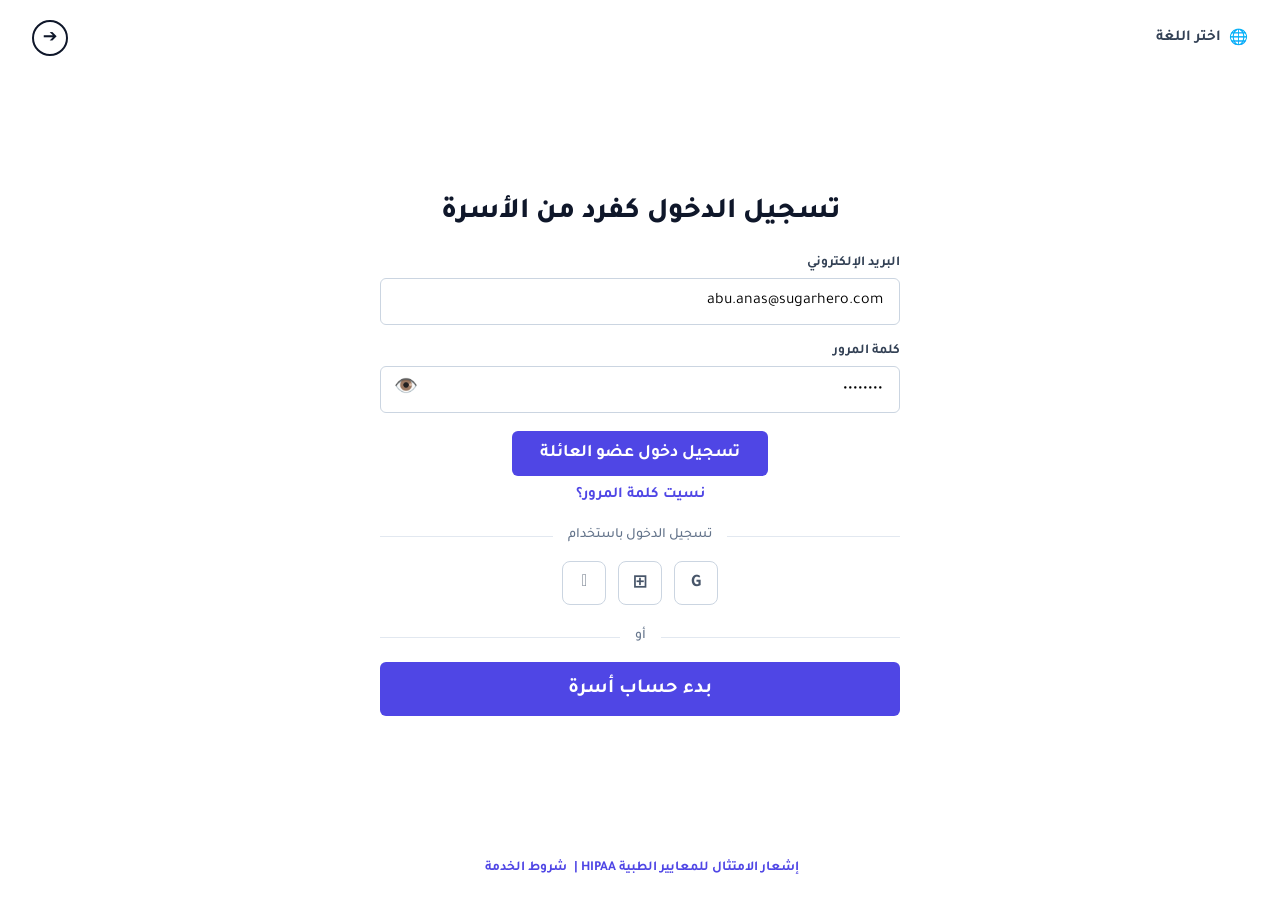
<file: guardian-login.html>
<!DOCTYPE html>
<html lang="ar" dir="rtl">
<head>
    <meta charset="UTF-8">
    <meta name="viewport" content="width=device-width, initial-scale=1.0">
    <title>تسجيل الدخول كفرد من الأسرة - Sugar Hero</title>
    <link rel="stylesheet" href="style.css">
    <link href="https://fonts.googleapis.com/css2?family=Tajawal:wght@500;700;800;900&display=swap" rel="stylesheet">
</head>
<body>

    <header class="top-bar">
        <a href="#" class="lang-switch"><span>🌐</span> اختر اللغة</a>
        <a href="index.html" class="back-circle-btn" title="رجوع">➔</a>
    </header>

    <main class="main-container">
        <div class="auth-card">
            <h2 class="view-heading">تسجيل الدخول كفرد من الأسرة</h2>

            <form class="form-wrapper" onsubmit="handleGuardianLogin(event)">
                <div class="form-group">
                    <label>البريد الإلكتروني</label>
                    <input type="email" id="guard-email" placeholder="أدخل البريد الإلكتروني" value="abu.anas@sugarhero.com" required>
                </div>
                <div class="form-group">
                    <label>كلمة المرور</label>
                    <input type="password" id="guard-pass" placeholder="أدخل كلمة المرور" value="12345678" required>
                    <span class="password-toggle" onclick="togglePassword('guard-pass')">👁️</span>
                </div>

                <button type="submit" class="btn-submit">تسجيل دخول عضو العائلة</button>
                <a href="#" class="forgot-link">نسيت كلمة المرور؟</a>

                <div class="sso-divider"><span>تسجيل الدخول باستخدام</span></div>
                <div class="sso-grid">
                    <button type="button" class="sso-btn">G</button>
                    <button type="button" class="sso-btn">⊞</button>
                    <button type="button" class="sso-btn"></button>
                </div>

                <div class="sso-divider"><span>أو</span></div>
                <a href="guardian-register.html" class="bottom-action-btn">بدء حساب أسرة</a>
            </form>
        </div>
    </main>

    <footer class="site-footer">
        إشعار الامتثال للمعايير الطبية HIPAA | <a href="#">شروط الخدمة</a>
    </footer>

    <!-- الترتيب هنا هو الأساس لعمل الدخول -->
    <script src="mockData.js"></script>
    <script src="app.js"></script>
</body>
</html>
</file>
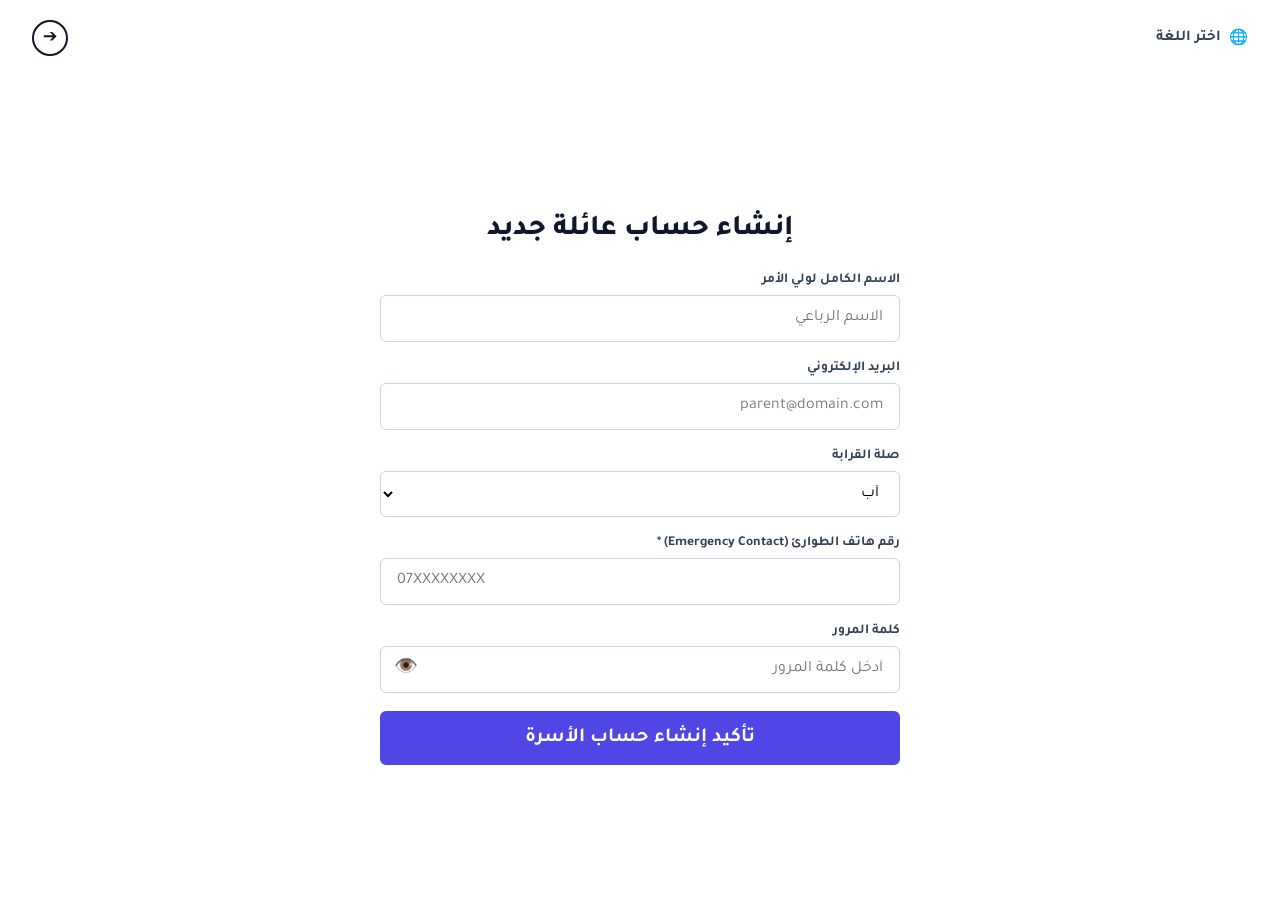
<file: guardian-register.html>
<!DOCTYPE html>
<html lang="ar" dir="rtl">
<head>
    <meta charset="UTF-8">
    <meta name="viewport" content="width=device-width, initial-scale=1.0">
    <title>بدء حساب أسرة - Sugar Hero</title>
    <link rel="stylesheet" href="style.css">
    <link href="https://fonts.googleapis.com/css2?family=Tajawal:wght@500;700;800;900&display=swap" rel="stylesheet">
</head>
<body>

    <header class="top-bar">
        <a href="#" class="lang-switch"><span>🌐</span> اختر اللغة</a>
        <a href="guardian-login.html" class="back-circle-btn" title="رجوع">➔</a>
    </header>

    <main class="main-container">
        <div class="auth-card">
            <h2 class="view-heading">إنشاء حساب عائلة جديد</h2>

            <form class="form-wrapper" onsubmit="event.preventDefault(); window.location.href='guardian-dashboard.html';">
                <div class="form-group">
                    <label>الاسم الكامل لولي الأمر</label>
                    <input type="text" placeholder="الاسم الرباعي" required>
                </div>
                <div class="form-group">
                    <label>البريد الإلكتروني</label>
                    <input type="email" placeholder="parent@domain.com" required>
                </div>
                <div class="form-group">
                    <label>صلة القرابة</label>
                    <select required>
                        <option>أب</option>
                        <option>أم</option>
                        <option>ابن / ابنة (لمتابعة الوالدين)</option>
                    </select>
                </div>
                <div class="form-group">
                    <label>رقم هاتف الطوارئ (Emergency Contact) *</label>
                    <input type="tel" placeholder="07XXXXXXXX" required>
                </div>
                <div class="form-group">
                    <label>كلمة المرور</label>
                    <input type="password" id="guard-reg-pass" placeholder="أدخل كلمة المرور" required>
                    <span class="password-toggle" onclick="togglePassword('guard-reg-pass')">👁️</span>
                </div>

                <button type="submit" class="bottom-action-btn">تأكيد إنشاء حساب الأسرة</button>
            </form>
        </div>
    </main>

    <script src="app.js"></script>
</body>
</html>
</file>
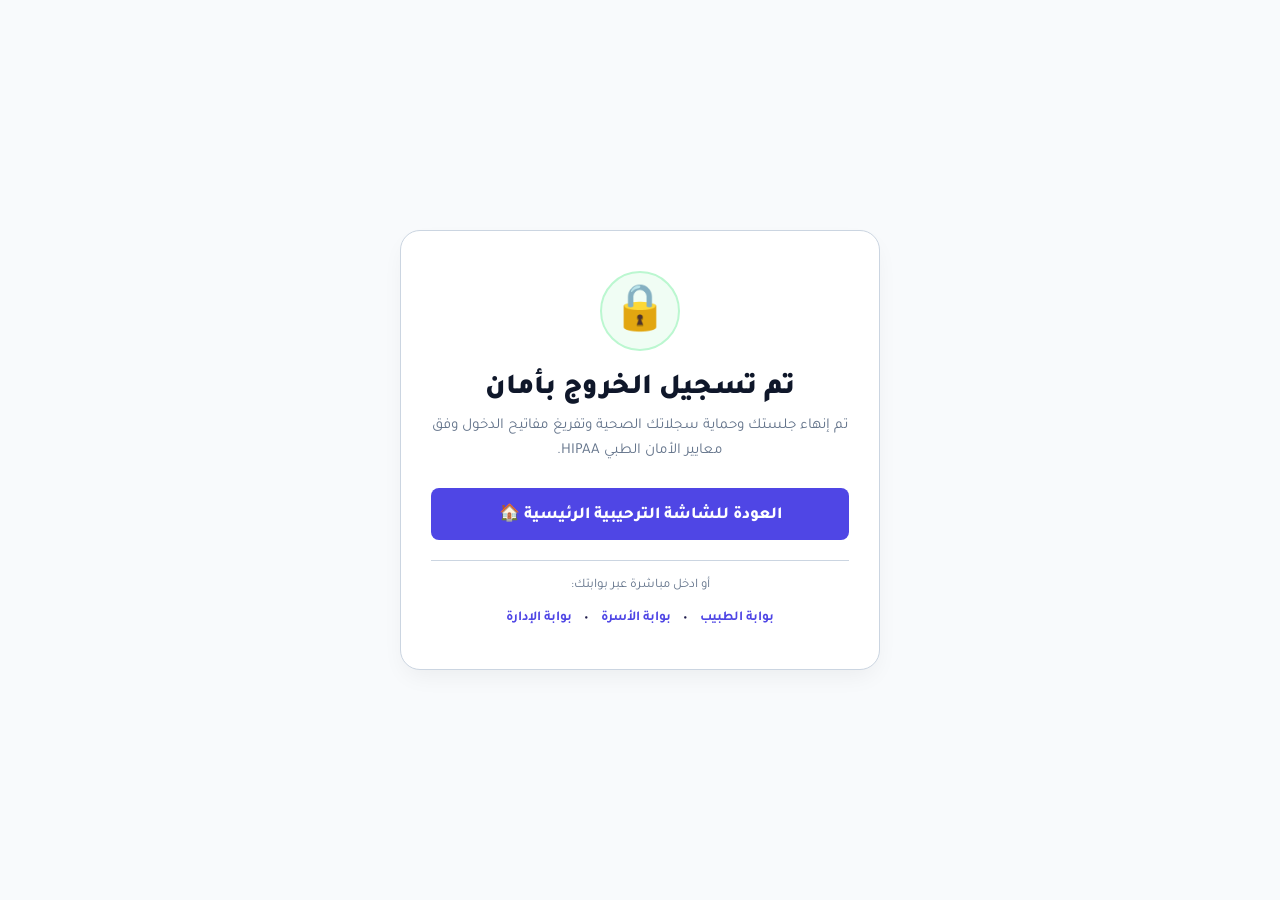
<file: logout.html>
<!DOCTYPE html>
<html lang="ar" dir="rtl">
<head>
    <meta charset="UTF-8">
    <meta name="viewport" content="width=device-width, initial-scale=1.0">
    <title>تم تسجيل الخروج - Sugar Hero</title>
    <link rel="stylesheet" href="style.css">
    <link rel="preconnect" href="https://fonts.googleapis.com">
    <link rel="preconnect" href="https://fonts.gstatic.com">
    <link href="https://fonts.googleapis.com/css2?family=Tajawal:wght@500;700;800;900&display=swap" rel="stylesheet">
    <style>
        .logout-box {
            background: white;
            border: 1px solid var(--border-color);
            border-radius: 20px;
            padding: 40px 30px;
            max-width: 480px;
            width: 100%;
            text-align: center;
            box-shadow: 0 10px 25px -5px rgba(0,0,0,0.06);
            margin: auto;
        }
        .lock-icon-circle {
            width: 80px;
            height: 80px;
            border-radius: 50%;
            background: #f0fdf4;
            color: #16a34a;
            display: flex;
            align-items: center;
            justify-content: center;
            font-size: 2.8rem;
            margin: 0 auto 20px;
            border: 2px solid #bbf7d0;
        }
        .btn-portal-redirect {
            display: block;
            background: var(--primary);
            color: white;
            text-decoration: none;
            padding: 14px;
            border-radius: 8px;
            font-weight: 800;
            font-size: 1.05rem;
            margin-top: 25px;
            transition: 0.2s;
        }
        .btn-portal-redirect:hover {
            background: var(--primary-hover);
        }
        .quick-links-row {
            display: flex;
            justify-content: center;
            gap: 12px;
            margin-top: 15px;
        }
        .quick-links-row a {
            color: var(--primary);
            font-size: 0.85rem;
            font-weight: 700;
            text-decoration: none;
        }
        .quick-links-row a:hover {
            text-decoration: underline;
        }
    </style>
</head>
<body style="background:#f8fafc; display:flex; align-items:center; justify-content:center; min-height:100vh;">

    <div class="logout-box">
        <div class="lock-icon-circle">🔒</div>
        <h1 style="font-size: 1.8rem; font-weight: 900; margin-bottom: 8px; color:#0f172a;">
            تم تسجيل الخروج بأمان
        </h1>
        <p style="color: var(--text-muted); font-size: 0.95rem; line-height: 1.6; margin-bottom: 20px;">
            تم إنهاء جلستك وحماية سجلاتك الصحية وتفريغ مفاتيح الدخول وفق معايير الأمان الطبي HIPAA.
        </p>

        <a href="index.html" class="btn-portal-redirect">
            العودة للشاشة الترحيبية الرئيسية 🏠
        </a>

        <div style="margin-top: 20px; border-top: 1px solid var(--border-color); padding-top: 15px;">
            <span style="font-size: 0.82rem; color: var(--text-muted);">أو ادخل مباشرة عبر بوابتك:</span>
            <div class="quick-links-row">
                <a href="doctor-login.html">بوابة الطبيب</a> •
                <a href="guardian-login.html">بوابة الأسرة</a> •
                <a href="admin-login.html">بوابة الإدارة</a>
            </div>
        </div>
    </div>

    <!-- تفريغ الجلسة فعلياً عند فتح الصفحة -->
    <script>
        sessionStorage.clear();
    </script>
</body>
</html>
</file>
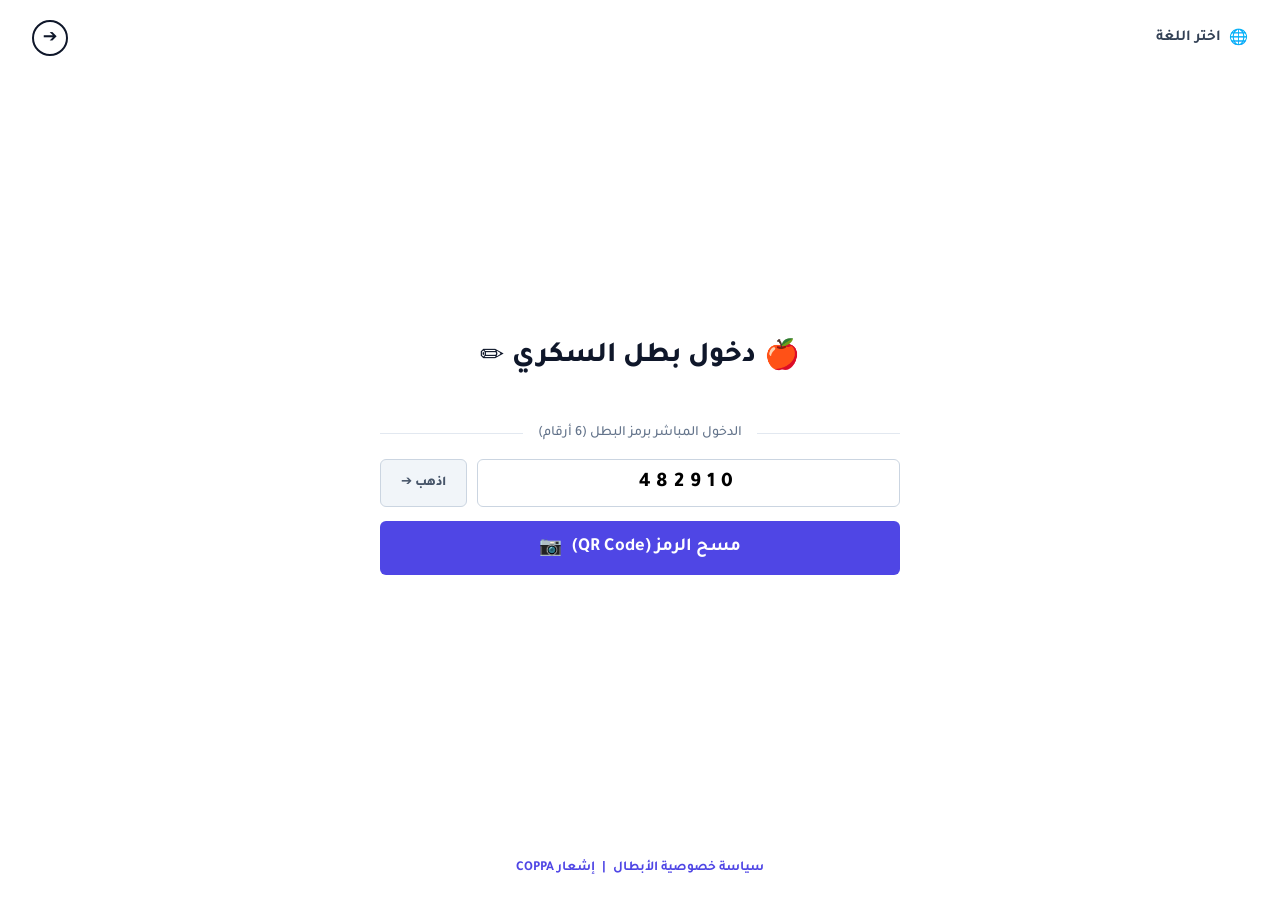
<file: patient-login.html>
<!DOCTYPE html>
<html lang="ar" dir="rtl">
<head>
    <meta charset="UTF-8">
    <meta name="viewport" content="width=device-width, initial-scale=1.0">
    <title>دخول المريض - Sugar Hero</title>
    <link rel="stylesheet" href="style.css">
    <link href="https://fonts.googleapis.com/css2?family=Tajawal:wght@500;700;800;900&display=swap" rel="stylesheet">
</head>
<body>

    <header class="top-bar">
        <a href="#" class="lang-switch"><span>🌐</span> اختر اللغة</a>
        <a href="index.html" class="back-circle-btn" title="رجوع">➔</a>
    </header>

    <main class="main-container">
        <div class="auth-card">
            <h2 class="view-heading">
                <span>🍎</span>
                <span>دخول بطل السكري</span>
                <span>✏️</span>
            </h2>

            <form class="form-wrapper" onsubmit="event.preventDefault(); handlePatientFastEntry();">
                <div class="sso-divider"><span>الدخول المباشر برمز البطل (6 أرقام)</span></div>
                
                <div class="patient-code-wrapper">
                    <input type="text" id="patient-code" class="code-input-field" maxlength="6" placeholder="● ● ● ● ● ●" value="482910">
                    <button type="button" class="btn-go" onclick="handlePatientFastEntry()">اذهب ➔</button>
                </div>

                <button type="button" class="btn-qr-scan" onclick="handleQrScanSim()">
                    <span>مسح الرمز (QR Code)</span>
                    <span>📷</span>
                </button>
            </form>
        </div>
    </main>

    <footer class="site-footer">
        <a href="#">سياسة خصوصية الأبطال</a> | <a href="#">إشعار COPPA</a>
    </footer>

    <!-- الترتيب هنا هو الأساس لعمل الدخول -->
    <script src="mockData.js"></script>
    <script src="app.js"></script>
</body>
</html>
</file>
<file: style.css>
:root {
    --primary: #4f46e5;
    --primary-hover: #4338ca;
    --primary-light: #eef2ff;
    --text-dark: #1e1b4b;
    --text-muted: #64748b;
    --border-color: #cbd5e1;
    --bg-page: #ffffff;
    --card-max-width: 520px;
    --danger: #dc2626;
    --success: #16a34a;
}

* {
    box-sizing: border-box;
    margin: 0;
    padding: 0;
    font-family: 'Tajawal', system-ui, -apple-system, sans-serif;
}

body {
    background-color: var(--bg-page);
    color: var(--text-dark);
    min-height: 100vh;
    display: flex;
    flex-direction: column;
    justify-content: space-between;
}

/* شريط الرأس العلوي */
.top-bar {
    display: flex;
    justify-content: space-between;
    align-items: center;
    padding: 20px 32px;
    width: 100%;
}

.lang-switch {
    display: inline-flex;
    align-items: center;
    gap: 8px;
    color: #334155;
    font-size: 0.95rem;
    font-weight: 700;
    cursor: pointer;
    text-decoration: none;
}

.back-circle-btn {
    background: #ffffff;
    border: 2px solid #0f172a;
    color: #0f172a;
    width: 36px;
    height: 36px;
    border-radius: 50%;
    display: flex;
    align-items: center;
    justify-content: center;
    font-size: 1.1rem;
    cursor: pointer;
    text-decoration: none;
    transition: all 0.2s ease;
}

.back-circle-btn:hover {
    background: #0f172a;
    color: #ffffff;
}

/* الحاوية المركزية */
.main-container {
    display: flex;
    flex-direction: column;
    align-items: center;
    justify-content: center;
    flex: 1;
    padding: 20px 24px;
    width: 100%;
}

.auth-card {
    width: 100%;
    max-width: var(--card-max-width);
    display: flex;
    flex-direction: column;
    align-items: center;
    text-align: center;
}

/* الشعار الرئيسي */
.logo-title {
    font-size: 3.8rem;
    font-weight: 900;
    color: var(--primary);
    letter-spacing: -1px;
    margin-bottom: 30px;
    display: flex;
    align-items: center;
    gap: 8px;
    text-decoration: none;
}

/* أزرار اختيار الرتبة */
.role-btn-stack {
    display: flex;
    flex-direction: column;
    gap: 16px;
    width: 100%;
    max-width: 460px;
    margin-bottom: 25px;
}

.btn-role {
    background-color: var(--primary);
    color: #ffffff;
    border: none;
    border-radius: 8px;
    padding: 16px 20px;
    font-size: 1.3rem;
    font-weight: 700;
    cursor: pointer;
    text-decoration: none;
    display: flex;
    align-items: center;
    justify-content: center;
    gap: 10px;
    transition: background-color 0.2s ease, transform 0.1s ease;
}

.btn-role:hover {
    background-color: var(--primary-hover);
}

.admin-link-btn {
    background: none;
    border: none;
    color: var(--primary);
    font-size: 1.1rem;
    font-weight: 800;
    cursor: pointer;
    margin-top: 10px;
    text-decoration: none;
}

.admin-link-btn:hover {
    text-decoration: underline;
}

/* عناصر النماذج */
.view-heading {
    font-size: 1.8rem;
    font-weight: 800;
    color: #0f172a;
    margin-bottom: 25px;
    display: flex;
    align-items: center;
    justify-content: center;
    gap: 8px;
}

.form-wrapper {
    width: 100%;
    text-align: right;
}

.form-group {
    margin-bottom: 18px;
    position: relative;
}

.form-group label {
    display: block;
    font-size: 0.85rem;
    font-weight: 700;
    margin-bottom: 6px;
    color: #334155;
}

.form-group input, .form-group select {
    width: 100%;
    padding: 13px 16px;
    border: 1.5px solid var(--border-color);
    border-radius: 6px;
    font-size: 1rem;
    outline: none;
    background: #ffffff;
    transition: border-color 0.2s;
}

.form-group input:focus, .form-group select:focus {
    border-color: var(--primary);
}

.password-toggle {
    position: absolute;
    left: 14px;
    bottom: 12px;
    cursor: pointer;
    color: #64748b;
    font-size: 1.2rem;
    user-select: none;
}

.btn-submit {
    background-color: var(--primary);
    color: white;
    border: none;
    border-radius: 6px;
    padding: 12px 28px;
    font-size: 1.1rem;
    font-weight: 700;
    cursor: pointer;
    margin: 15px auto 10px;
    display: block;
    min-width: 170px;
    text-align: center;
}

.btn-submit:hover {
    background-color: var(--primary-hover);
}

.forgot-link {
    display: block;
    text-align: center;
    color: var(--primary);
    font-size: 0.95rem;
    font-weight: 700;
    text-decoration: none;
    margin: 10px 0 20px;
}

/* فواصل SSO */
.sso-divider {
    position: relative;
    text-align: center;
    margin: 22px 0 16px;
    width: 100%;
}

.sso-divider::before {
    content: '';
    position: absolute;
    top: 50%;
    left: 0;
    right: 0;
    height: 1px;
    background-color: #e2e8f0;
    z-index: 0;
}

.sso-divider span {
    position: relative;
    background-color: #ffffff;
    padding: 0 15px;
    color: #64748b;
    font-size: 0.88rem;
    font-weight: 500;
}

.sso-grid {
    display: flex;
    justify-content: center;
    gap: 12px;
    margin-bottom: 20px;
}

.sso-btn {
    width: 44px;
    height: 44px;
    border: 1px solid #cbd5e1;
    border-radius: 8px;
    background: #ffffff;
    display: flex;
    align-items: center;
    justify-content: center;
    cursor: pointer;
    font-size: 1.1rem;
    font-weight: 700;
    color: #475569;
}

.sso-btn:hover {
    background: #f8fafc;
}

/* الزر السفلي العريض */
.bottom-action-btn {
    background-color: var(--primary);
    color: white;
    border: none;
    border-radius: 6px;
    padding: 15px;
    font-size: 1.25rem;
    font-weight: 700;
    width: 100%;
    cursor: pointer;
    text-decoration: none;
    display: block;
    text-align: center;
    margin-top: 14px;
}

.bottom-action-btn:hover {
    background-color: var(--primary-hover);
}

/* مسار المريض: كود نصي وماسح QR */
.patient-code-wrapper {
    display: flex;
    gap: 10px;
    width: 100%;
    margin-top: 12px;
}

.code-input-field {
    flex: 1;
    height: 48px;
    font-size: 1.3rem;
    font-weight: 800;
    text-align: center;
    letter-spacing: 6px;
    border: 1.5px solid var(--border-color);
    border-radius: 6px;
    outline: none;
}

.btn-go {
    background: #f1f5f9;
    color: #475569;
    border: 1px solid var(--border-color);
    border-radius: 6px;
    padding: 0 20px;
    font-weight: 800;
    cursor: pointer;
}

.btn-qr-scan {
    background-color: var(--primary);
    color: white;
    border: none;
    border-radius: 6px;
    padding: 14px;
    font-size: 1.15rem;
    font-weight: 700;
    width: 100%;
    cursor: pointer;
    margin-top: 14px;
    display: flex;
    align-items: center;
    justify-content: center;
    gap: 10px;
}

/* الفوتر */
.site-footer {
    text-align: center;
    padding: 20px;
    color: var(--primary);
    font-size: 0.85rem;
    font-weight: 600;
    line-height: 1.8;
}

.site-footer a {
    color: var(--primary);
    text-decoration: none;
    margin: 0 4px;
}

/* عناصر لوحات التحكم */
.dashboard-wrapper {
    max-width: 1200px;
    margin: 30px auto;
    padding: 0 20px;
    width: 100%;
}

.dash-header {
    display: flex;
    justify-content: space-between;
    align-items: center;
    margin-bottom: 25px;
}

.dash-card {
    background: white;
    border: 1px solid var(--border-color);
    border-radius: 12px;
    padding: 24px;
    box-shadow: 0 4px 6px -1px rgba(0,0,0,0.05);
}

.btn-logout {
    border: 2px solid var(--danger);
    color: var(--danger);
    background: transparent;
    padding: 8px 16px;
    border-radius: 6px;
    text-decoration: none;
    font-weight: 700;
}
</file>
